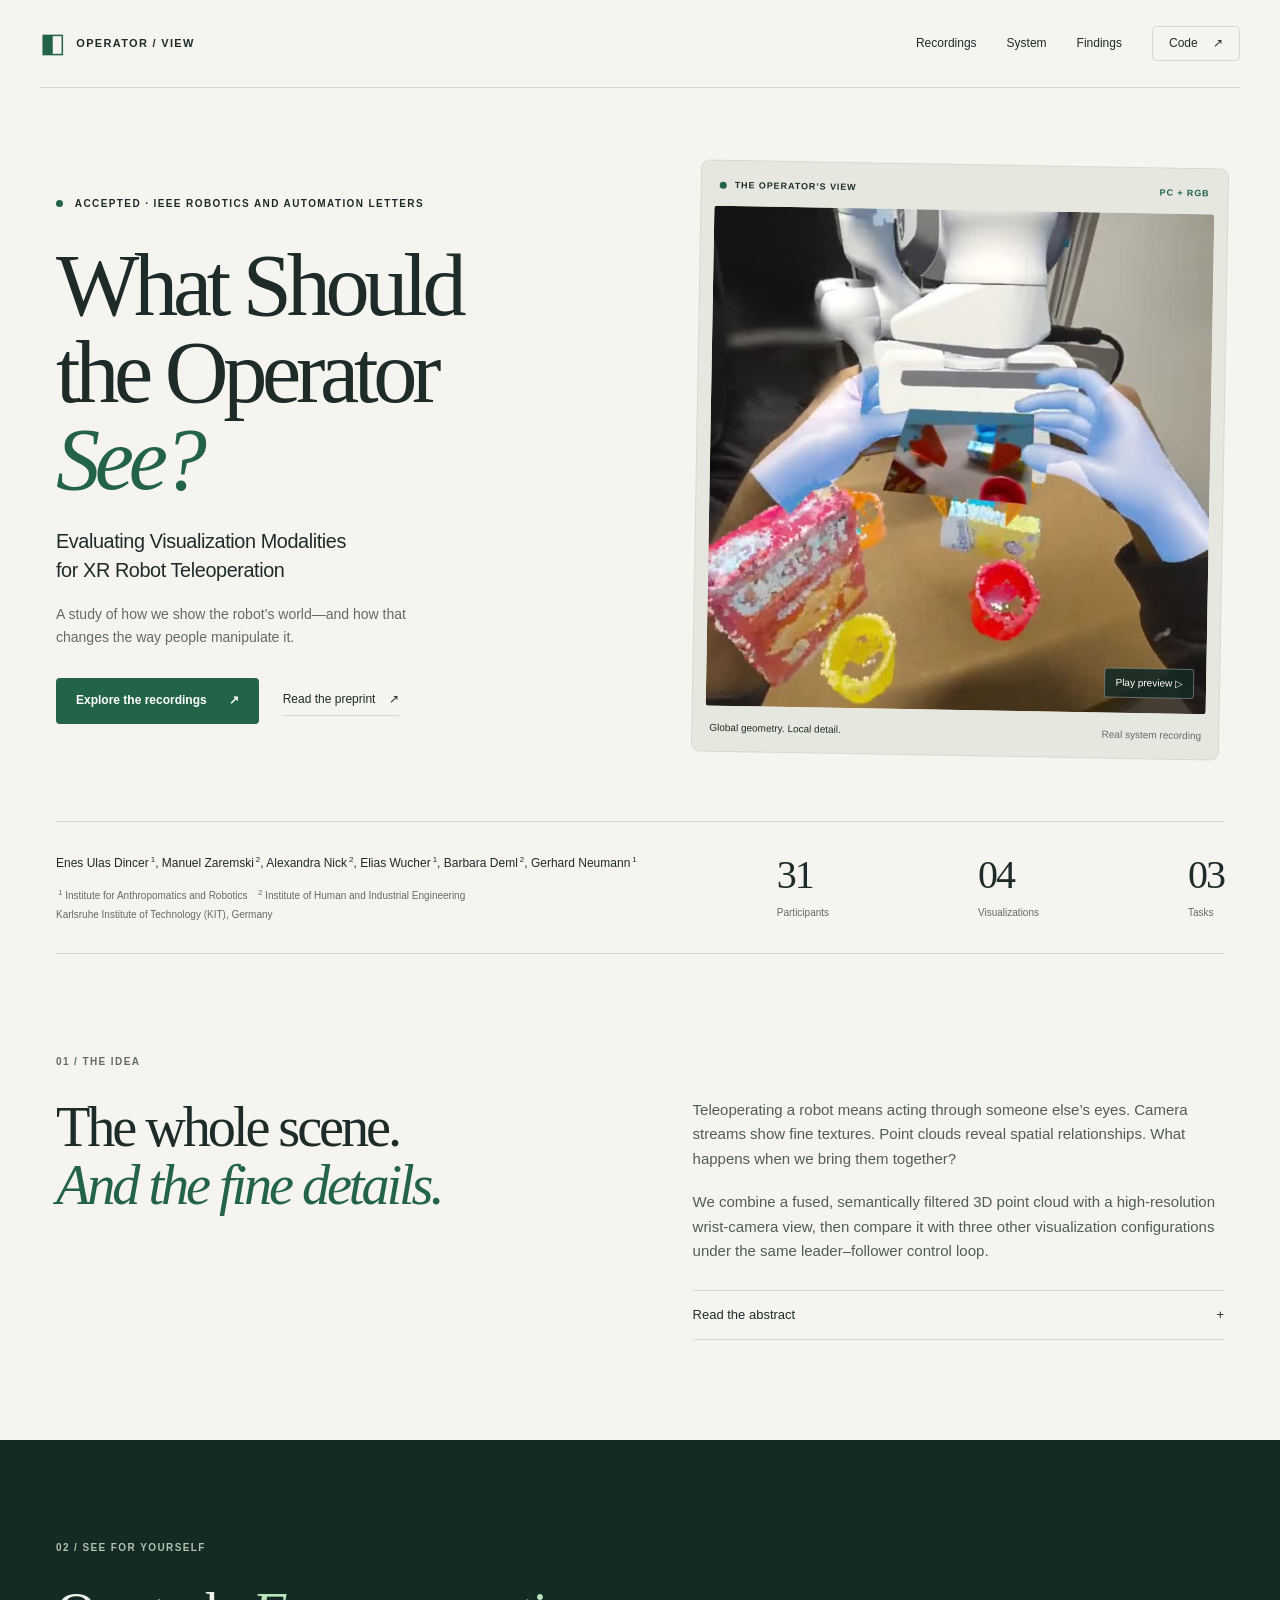
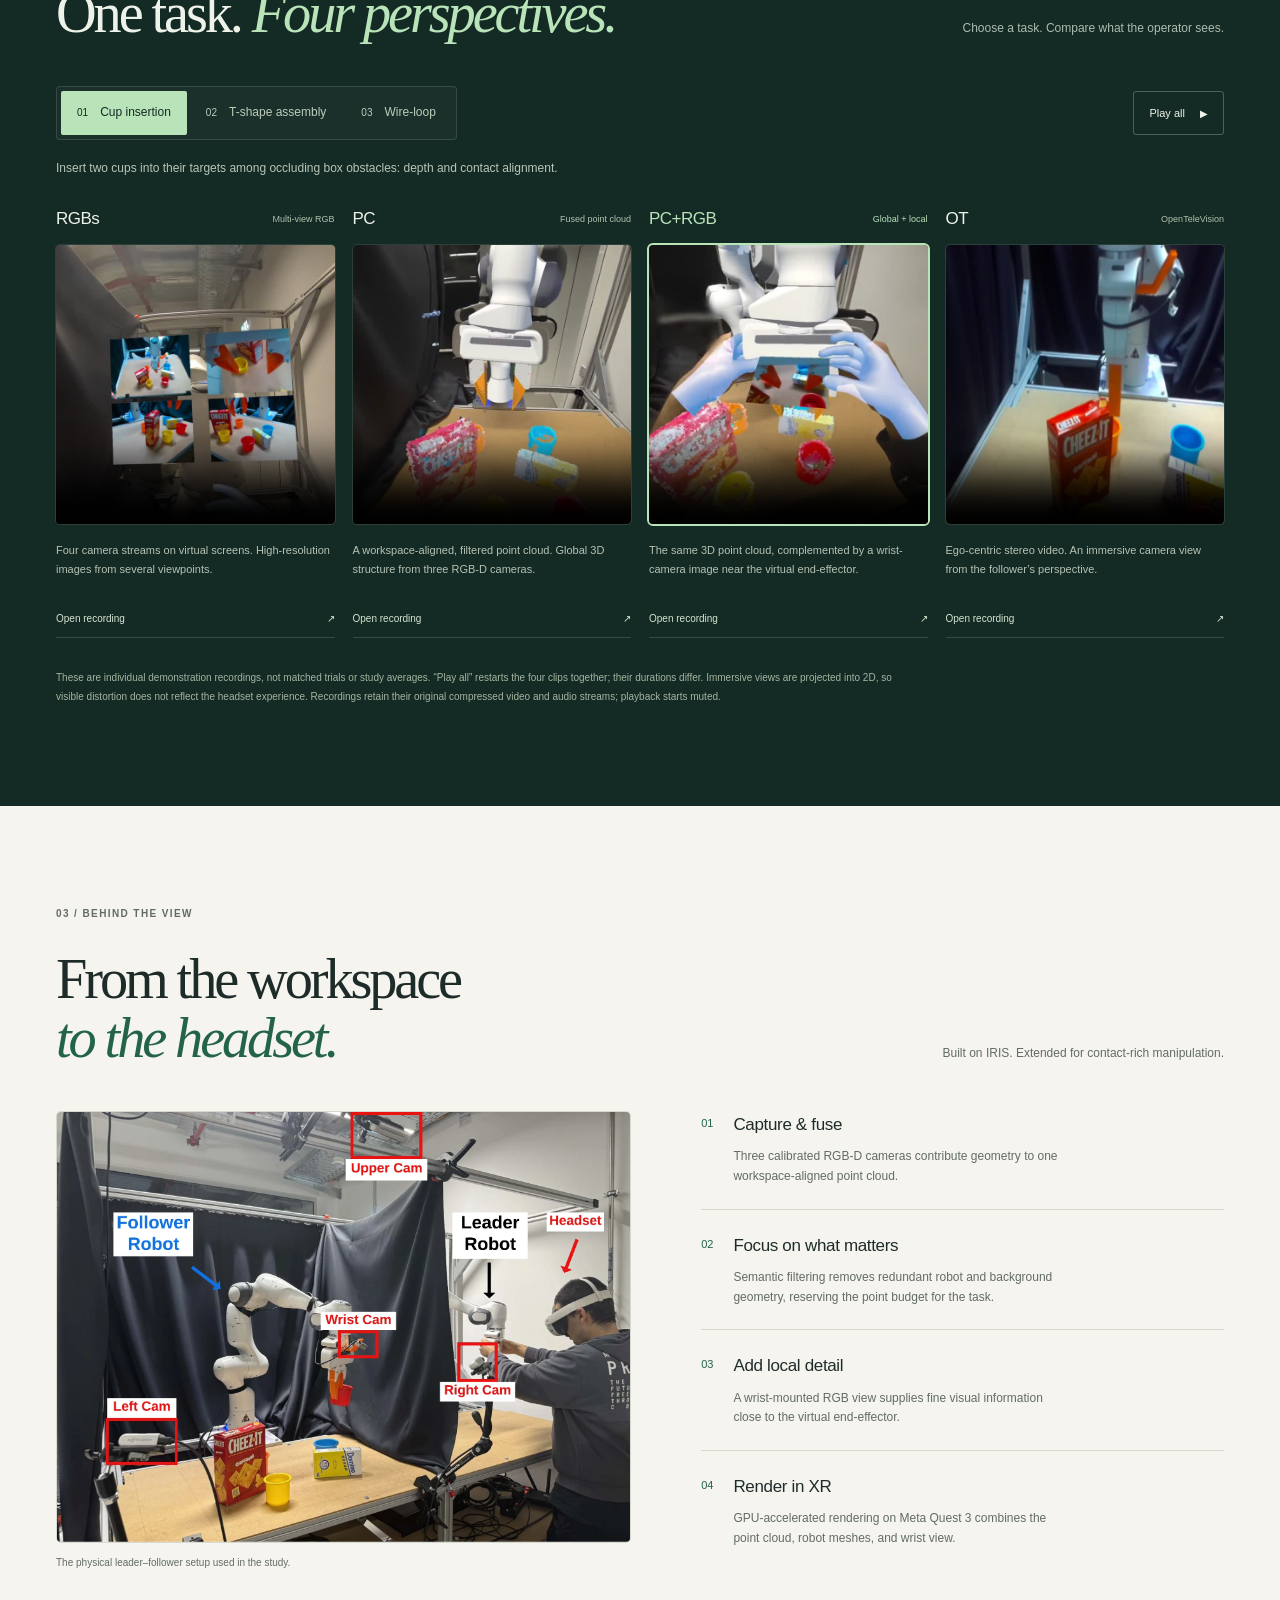
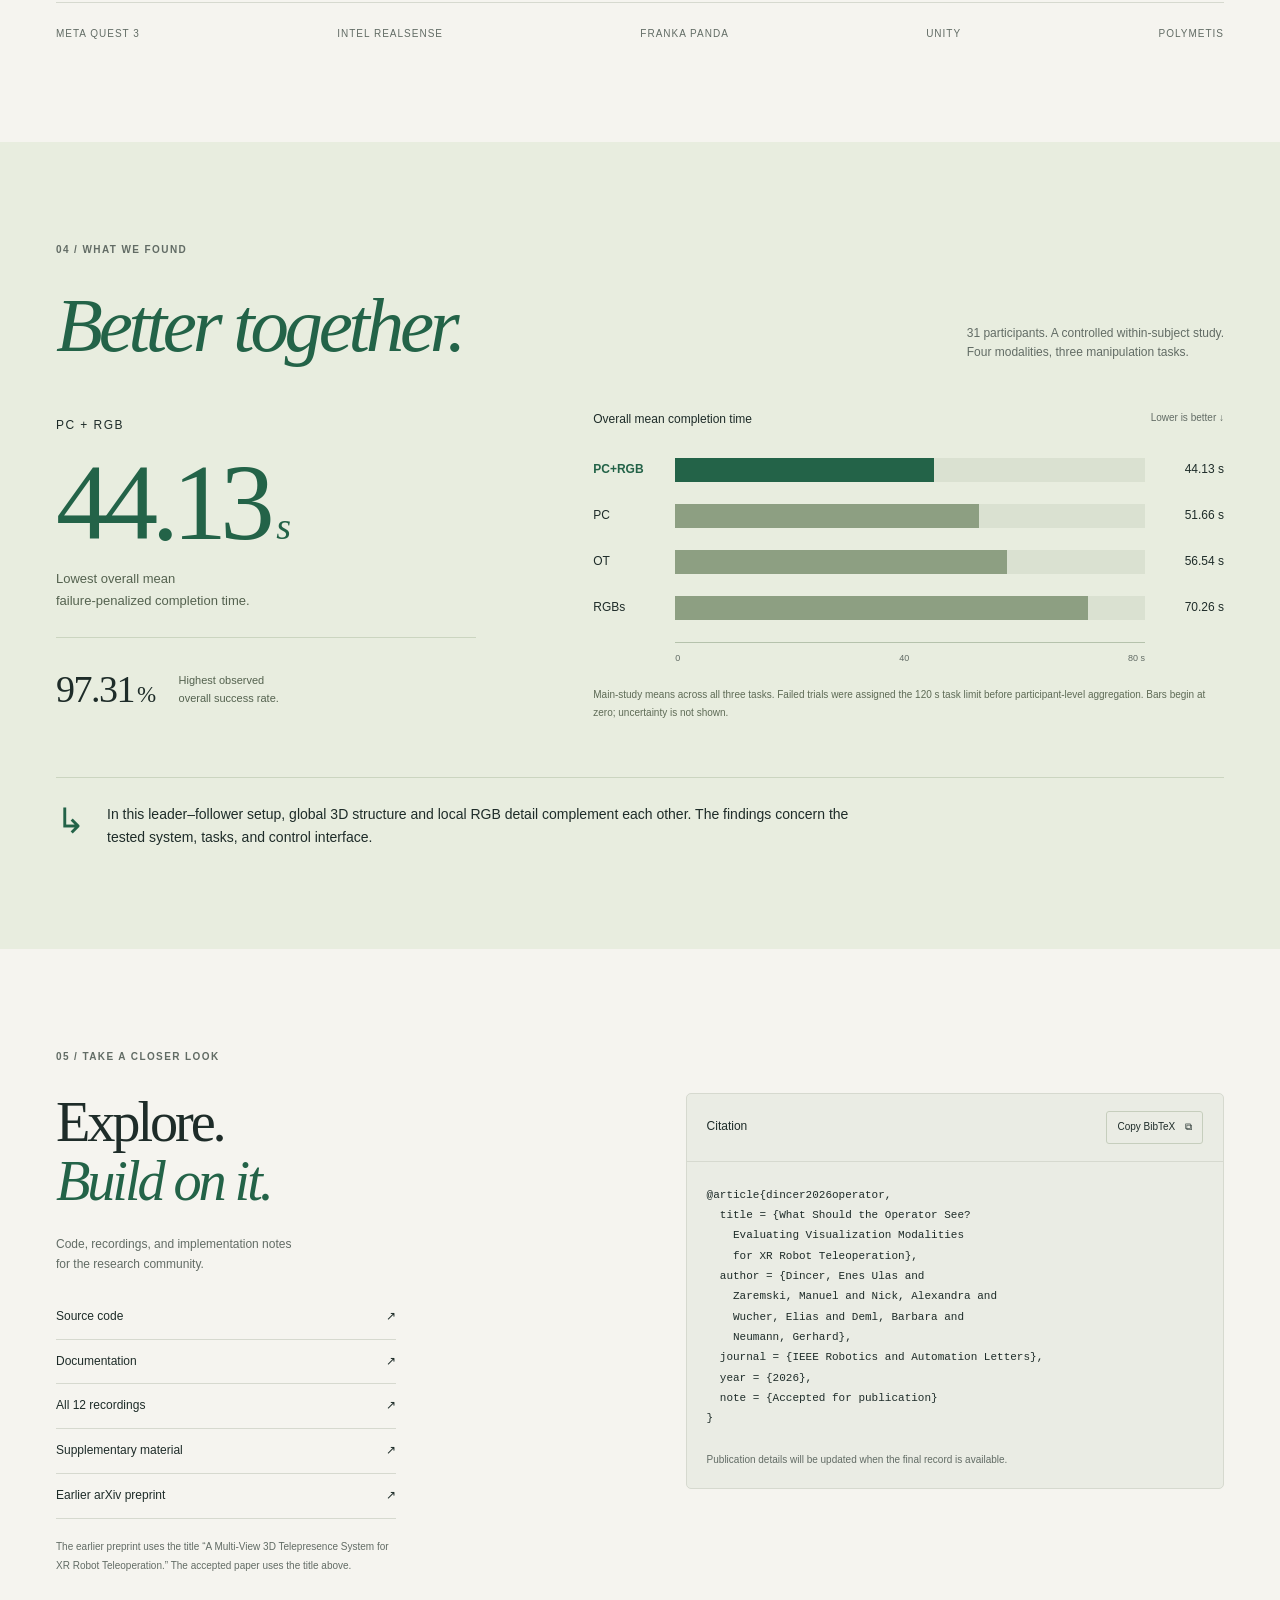
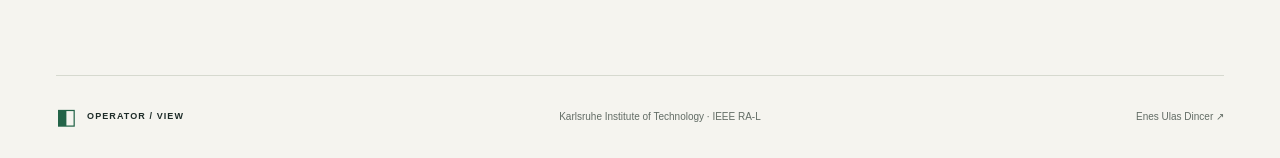
<file: docs/index.html>
<!doctype html>
<html lang="en">
<head>
  <meta charset="utf-8">
  <meta name="viewport" content="width=device-width, initial-scale=1">
  <meta name="theme-color" content="#f5f4ef">
  <title>What Should the Operator See? · IEEE RA-L</title>
  <meta name="description" content="Evaluating visualization modalities for XR robot teleoperation. An IEEE RA-L paper comparing RGB streams, point clouds, hybrid PC+RGB, and stereo video with 31 participants.">
  <link rel="canonical" href="https://enesulasdincer.github.io/What-Should-the-Operator-See/">
  <meta property="og:type" content="website">
  <meta property="og:title" content="What Should the Operator See?">
  <meta property="og:description" content="Global 3D structure meets local visual detail. Explore four XR teleoperation interfaces and twelve task recordings.">
  <meta property="og:url" content="https://enesulasdincer.github.io/What-Should-the-Operator-See/">
  <meta property="og:image" content="https://enesulasdincer.github.io/What-Should-the-Operator-See/assets/images/social-preview.jpg">
  <meta property="og:image:alt" content="Four operator views in the XR teleoperation study: RGBs, PC, PC+RGB, and OpenTeleVision.">
  <meta name="twitter:card" content="summary_large_image">
  <link rel="icon" href="assets/favicon.svg" type="image/svg+xml">
  <link rel="stylesheet" href="styles.css">
  <script src="script.js" defer></script>
</head>
<body>
  <a class="skip-link" href="#main">Skip to content</a>
  <header class="site-header">
    <a class="wordmark" href="#" aria-label="What Should the Operator See? Home"><span class="mark" aria-hidden="true">◧</span> OPERATOR / VIEW</a>
    <nav aria-label="Main navigation">
      <a href="#explore">Recordings</a>
      <a href="#system">System</a>
      <a href="#results">Findings</a>
      <a class="nav-code" href="https://github.com/EnesUlasDincer/What-Should-the-Operator-See">Code <span aria-hidden="true">↗</span></a>
    </nav>
  </header>

  <main id="main">
    <section class="hero wrap" aria-labelledby="paper-title">
      <div class="hero-copy">
        <p class="eyebrow"><span class="status-dot" aria-hidden="true"></span> Accepted · IEEE Robotics and Automation Letters</p>
        <h1 id="paper-title">What Should<br>the Operator<br><em>See?</em></h1>
        <p class="subtitle">Evaluating Visualization Modalities<br class="desktop-break"> for XR Robot Teleoperation</p>
        <p class="hero-summary">A study of how we show the robot’s world—and how that changes the way people manipulate it.</p>
        <div class="hero-actions">
          <a class="button primary" href="#explore">Explore the recordings <span aria-hidden="true">↗</span></a>
          <a class="text-link" href="https://arxiv.org/abs/2604.03730">Read the preprint <span aria-hidden="true">↗</span></a>
        </div>
      </div>
      <figure class="hero-visual">
        <div class="visual-label"><span class="status-dot" aria-hidden="true"></span> THE OPERATOR’S VIEW <span>PC + RGB</span></div>
        <video id="hero-video" muted loop playsinline autoplay preload="metadata" poster="assets/images/pc-rgb-cup-insertion.jpg" aria-label="Short preview of cup insertion using point cloud and wrist-camera RGB">
          <source src="assets/videos/hero.mp4" type="video/mp4">
        </video>
        <button id="hero-toggle" class="hero-toggle" type="button" aria-label="Pause preview">Pause preview <span aria-hidden="true">Ⅱ</span></button>
        <figcaption><span>Global geometry. Local detail.</span><span>Real system recording</span></figcaption>
      </figure>
    </section>

    <section class="paper-meta wrap" aria-label="Paper authors and study overview">
      <div class="authors">
        <p>
          <a href="https://enesulasdincer.github.io/">Enes Ulas Dincer<sup>1</sup></a>,
          <a href="https://www.ifab.kit.edu/english/287_2138.php">Manuel Zaremski<sup>2</sup></a>,
          <a href="https://www.ifab.kit.edu/english/287_2936.php">Alexandra Nick<sup>2</sup></a>,
          <span>Elias Wucher<sup>1</sup></span>,
          <a href="https://www.ifab.kit.edu/english/287_1194.php">Barbara Deml<sup>2</sup></a>,
          <a href="https://alr-kit.de/team/geri/">Gerhard Neumann<sup>1</sup></a>
        </p>
        <p class="affiliations"><sup>1</sup> Institute for Anthropomatics and Robotics &nbsp; <sup>2</sup> Institute of Human and Industrial Engineering<br>Karlsruhe Institute of Technology (KIT), Germany</p>
      </div>
      <dl class="study-stats">
        <div><dt>Participants</dt><dd>31</dd></div>
        <div><dt>Visualizations</dt><dd>04</dd></div>
        <div><dt>Tasks</dt><dd>03</dd></div>
      </dl>
    </section>

    <section class="intro wrap section-space" aria-labelledby="idea-title">
      <p class="eyebrow section-index">01 / THE IDEA</p>
      <div class="intro-grid">
        <h2 id="idea-title">The whole scene.<br><em>And the fine details.</em></h2>
        <div class="intro-text">
          <p>Teleoperating a robot means acting through someone else’s eyes. Camera streams show fine textures. Point clouds reveal spatial relationships. What happens when we bring them together?</p>
          <p>We combine a fused, semantically filtered 3D point cloud with a high-resolution wrist-camera view, then compare it with three other visualization configurations under the same leader–follower control loop.</p>
          <details class="abstract">
            <summary>Read the abstract <span aria-hidden="true">+</span></summary>
            <p>Robot teleoperation is critical for applications such as remote maintenance, fleet robotics, search and rescue, and data collection for robot learning. Recent general-purpose XR frameworks have made immersive, point-cloud-based teleoperation broadly accessible, yet a central design question remains open: what should the operator actually see? We address this question with a VR telepresence system tailored to contact-rich manipulation: geometry from three RGB-D cameras is fused into a workspace-aligned point cloud, semantic filtering concentrates the point budget of a standalone headset on task-relevant geometry, and a wrist-mounted RGB stream supplies high-resolution local detail where point-cloud fidelity is limited.</p>
            <p>In a controlled within-subject study with 31 participants, we compared multi-view RGB streams (RGBs), fused point cloud (PC), point cloud with wrist-mounted RGB (PC+RGB), and ego-centric stereo video (OpenTeleVision, OT) across cup insertion, T-shape assembly, and wire-loop placement. Failed trials were assigned the 120 s task limit in the primary completion-time analysis. PC+RGB yielded the lowest overall mean completion time (44.13 s) and the highest observed success rate (97.31%). Workload, usability, and preference results also favored the point-cloud-based configurations. These findings support combining global 3D scene structure with high-resolution local RGB detail in the tested leader–follower setup.</p>
          </details>
        </div>
      </div>
    </section>

    <section id="explore" class="explore section-space" aria-labelledby="explore-title">
      <div class="wrap">
        <div class="section-heading">
          <div><p class="eyebrow section-index">02 / SEE FOR YOURSELF</p><h2 id="explore-title">One task. <em>Four perspectives.</em></h2></div>
          <p>Choose a task. Compare what the operator sees.</p>
        </div>
        <div class="demo-toolbar">
          <div class="task-tabs" role="tablist" aria-label="Manipulation task">
            <button id="tab-cup" type="button" role="tab" aria-selected="true" aria-controls="recordings" data-task="cup-insertion">01 <span>Cup insertion</span></button>
            <button id="tab-assembly" type="button" role="tab" aria-selected="false" aria-controls="recordings" tabindex="-1" data-task="t-shape-assembly">02 <span>T-shape assembly</span></button>
            <button id="tab-wire" type="button" role="tab" aria-selected="false" aria-controls="recordings" tabindex="-1" data-task="wire-loop">03 <span>Wire-loop</span></button>
          </div>
          <button type="button" class="compare-button" id="play-all">Play all <span aria-hidden="true">▶</span></button>
        </div>
        <p id="task-description" class="task-description">Insert two cups into their targets among occluding box obstacles: depth and contact alignment.</p>
        <div id="recordings" class="video-grid" role="tabpanel" aria-labelledby="tab-cup" tabindex="0">
          <article class="modality" data-mode="rgbs">
            <div class="modality-heading"><h3>RGBs</h3><span>Multi-view RGB</span></div>
            <video controls playsinline muted preload="none" poster="assets/images/rgbs-cup-insertion.jpg" aria-label="RGBs visualization, cup insertion"><source src="assets/videos/rgbs-cup-insertion.mp4" type="video/mp4">Your browser does not support embedded video. Use the recording link below.</video>
            <p>Four camera streams on virtual screens. High-resolution images from several viewpoints.</p>
            <a class="recording-link" href="assets/videos/rgbs-cup-insertion.mp4">Open recording <span aria-hidden="true">↗</span></a>
          </article>
          <article class="modality" data-mode="pc">
            <div class="modality-heading"><h3>PC</h3><span>Fused point cloud</span></div>
            <video controls playsinline muted preload="none" poster="assets/images/pc-cup-insertion.jpg" aria-label="Point cloud visualization, cup insertion"><source src="assets/videos/pc-cup-insertion.mp4" type="video/mp4">Your browser does not support embedded video. Use the recording link below.</video>
            <p>A workspace-aligned, filtered point cloud. Global 3D structure from three RGB-D cameras.</p>
            <a class="recording-link" href="assets/videos/pc-cup-insertion.mp4">Open recording <span aria-hidden="true">↗</span></a>
          </article>
          <article class="modality featured" data-mode="pc-rgb">
            <div class="modality-heading"><h3>PC+RGB</h3><span>Global + local</span></div>
            <video controls playsinline muted preload="none" poster="assets/images/pc-rgb-cup-insertion.jpg" aria-label="Point cloud plus wrist RGB visualization, cup insertion"><source src="assets/videos/pc-rgb-cup-insertion.mp4" type="video/mp4">Your browser does not support embedded video. Use the recording link below.</video>
            <p>The same 3D point cloud, complemented by a wrist-camera image near the virtual end-effector.</p>
            <a class="recording-link" href="assets/videos/pc-rgb-cup-insertion.mp4">Open recording <span aria-hidden="true">↗</span></a>
          </article>
          <article class="modality" data-mode="ot">
            <div class="modality-heading"><h3>OT</h3><span>OpenTeleVision</span></div>
            <video controls playsinline muted preload="none" poster="assets/images/ot-cup-insertion.jpg" aria-label="OpenTeleVision stereo visualization, cup insertion"><source src="assets/videos/ot-cup-insertion.mp4" type="video/mp4">Your browser does not support embedded video. Use the recording link below.</video>
            <p>Ego-centric stereo video. An immersive camera view from the follower’s perspective.</p>
            <a class="recording-link" href="assets/videos/ot-cup-insertion.mp4">Open recording <span aria-hidden="true">↗</span></a>
          </article>
        </div>
        <p id="playback-status" class="sr-only" role="status" aria-live="polite"></p>
        <p class="recording-note">These are individual demonstration recordings, not matched trials or study averages. “Play all” restarts the four clips together; their durations differ. Immersive views are projected into 2D, so visible distortion does not reflect the headset experience. Recordings retain their original compressed video and audio streams; playback starts muted.</p>
        <noscript><p>JavaScript enables task switching. <a href="recordings.html">Browse all 12 recordings here.</a></p></noscript>
      </div>
    </section>

    <section id="system" class="system wrap section-space" aria-labelledby="system-title">
      <div class="section-heading"><div><p class="eyebrow section-index">03 / BEHIND THE VIEW</p><h2 id="system-title">From the workspace<br><em>to the headset.</em></h2></div><p>Built on IRIS. Extended for contact-rich manipulation.</p></div>
      <div class="system-grid">
        <figure class="setup-figure"><img src="assets/images/teleoperation-setup.webp" alt="Experimental setup: an operator wearing a Meta Quest 3 guides the leader Franka Panda; the follower robot works behind a curtain, observed by three static cameras and a wrist camera." loading="lazy" width="1800" height="1351"><figcaption>The physical leader–follower setup used in the study.</figcaption></figure>
        <ol class="pipeline">
          <li><span class="step-number">01</span><div><h3>Capture &amp; fuse</h3><p>Three calibrated RGB-D cameras contribute geometry to one workspace-aligned point cloud.</p></div></li>
          <li><span class="step-number">02</span><div><h3>Focus on what matters</h3><p>Semantic filtering removes redundant robot and background geometry, reserving the point budget for the task.</p></div></li>
          <li><span class="step-number">03</span><div><h3>Add local detail</h3><p>A wrist-mounted RGB view supplies fine visual information close to the virtual end-effector.</p></div></li>
          <li><span class="step-number">04</span><div><h3>Render in XR</h3><p>GPU-accelerated rendering on Meta Quest 3 combines the point cloud, robot meshes, and wrist view.</p></div></li>
        </ol>
      </div>
      <div class="system-footnote"><span>Meta Quest 3</span><span>Intel RealSense</span><span>Franka Panda</span><span>Unity</span><span>Polymetis</span></div>
    </section>

    <section id="results" class="results section-space" aria-labelledby="results-title">
      <div class="wrap">
        <div class="section-heading"><div><p class="eyebrow section-index">04 / WHAT WE FOUND</p><h2 id="results-title">Better together.</h2></div><p>31 participants. A controlled within-subject study.<br>Four modalities, three manipulation tasks.</p></div>
        <div class="results-grid">
          <div class="finding"><span class="result-label">PC + RGB</span><p class="big-number">44.13<span>s</span></p><p class="finding-description">Lowest overall mean<br>failure-penalized completion time.</p><div class="secondary-finding"><strong>97.31<span>%</span></strong><p>Highest observed<br>overall success rate.</p></div></div>
          <div class="chart">
            <h3>Overall mean completion time <span>Lower is better ↓</span></h3>
            <div class="bar-row best"><span>PC+RGB</span><div class="bar-track"><div class="bar" style="--bar-width:55.16%"></div></div><strong>44.13 s</strong></div>
            <div class="bar-row"><span>PC</span><div class="bar-track"><div class="bar" style="--bar-width:64.58%"></div></div><strong>51.66 s</strong></div>
            <div class="bar-row"><span>OT</span><div class="bar-track"><div class="bar" style="--bar-width:70.68%"></div></div><strong>56.54 s</strong></div>
            <div class="bar-row"><span>RGBs</span><div class="bar-track"><div class="bar" style="--bar-width:87.83%"></div></div><strong>70.26 s</strong></div>
            <div class="chart-axis" aria-hidden="true"><span>0</span><span>40</span><span>80 s</span></div>
            <p class="chart-note">Main-study means across all three tasks. Failed trials were assigned the 120 s task limit before participant-level aggregation. Bars begin at zero; uncertainty is not shown.</p>
          </div>
        </div>
        <div class="takeaway"><span aria-hidden="true">↳</span><p>In this leader–follower setup, <strong>global 3D structure and local RGB detail complement each other.</strong> The findings concern the tested system, tasks, and control interface.</p></div>
      </div>
    </section>

    <section id="resources" class="resources wrap section-space" aria-labelledby="resources-title">
      <p class="eyebrow section-index">05 / TAKE A CLOSER LOOK</p>
      <div class="resource-grid">
        <div><h2 id="resources-title">Explore.<br><em>Build on it.</em></h2><p>Code, recordings, and implementation notes<br>for the research community.</p><div class="resource-links"><a href="https://github.com/EnesUlasDincer/What-Should-the-Operator-See">Source code <span aria-hidden="true">↗</span></a><a href="https://github.com/EnesUlasDincer/What-Should-the-Operator-See/blob/main/Documentation/documentation.md">Documentation <span aria-hidden="true">↗</span></a><a href="recordings.html">All 12 recordings <span aria-hidden="true">↗</span></a><a href="assets/papers/supplementary-material.pdf">Supplementary material <span aria-hidden="true">↗</span></a><a href="https://arxiv.org/abs/2604.03730">Earlier arXiv preprint <span aria-hidden="true">↗</span></a></div><p class="preprint-note">The earlier preprint uses the title “A Multi-View 3D Telepresence System for XR Robot Teleoperation.” The accepted paper uses the title above.</p></div>
        <div class="citation-box"><div class="citation-heading"><h3>Citation</h3><button type="button" id="copy-citation">Copy BibTeX <span aria-hidden="true">⧉</span></button></div><pre><code id="citation">@article{dincer2026operator,
  title = {What Should the Operator See?
    Evaluating Visualization Modalities
    for XR Robot Teleoperation},
  author = {Dincer, Enes Ulas and
    Zaremski, Manuel and Nick, Alexandra and
    Wucher, Elias and Deml, Barbara and
    Neumann, Gerhard},
  journal = {IEEE Robotics and Automation Letters},
  year = {2026},
  note = {Accepted for publication}
}</code></pre><p class="citation-note">Publication details will be updated when the final record is available.</p><p id="copy-status" class="sr-only" role="status" aria-live="polite"></p></div>
      </div>
    </section>
  </main>
  <footer class="site-footer wrap"><a class="wordmark" href="#"><span class="mark" aria-hidden="true">◧</span> OPERATOR / VIEW</a><p>Karlsruhe Institute of Technology · IEEE RA-L</p><a href="https://enesulasdincer.github.io/">Enes Ulas Dincer <span aria-hidden="true">↗</span></a></footer>
</body>
</html>
</file>
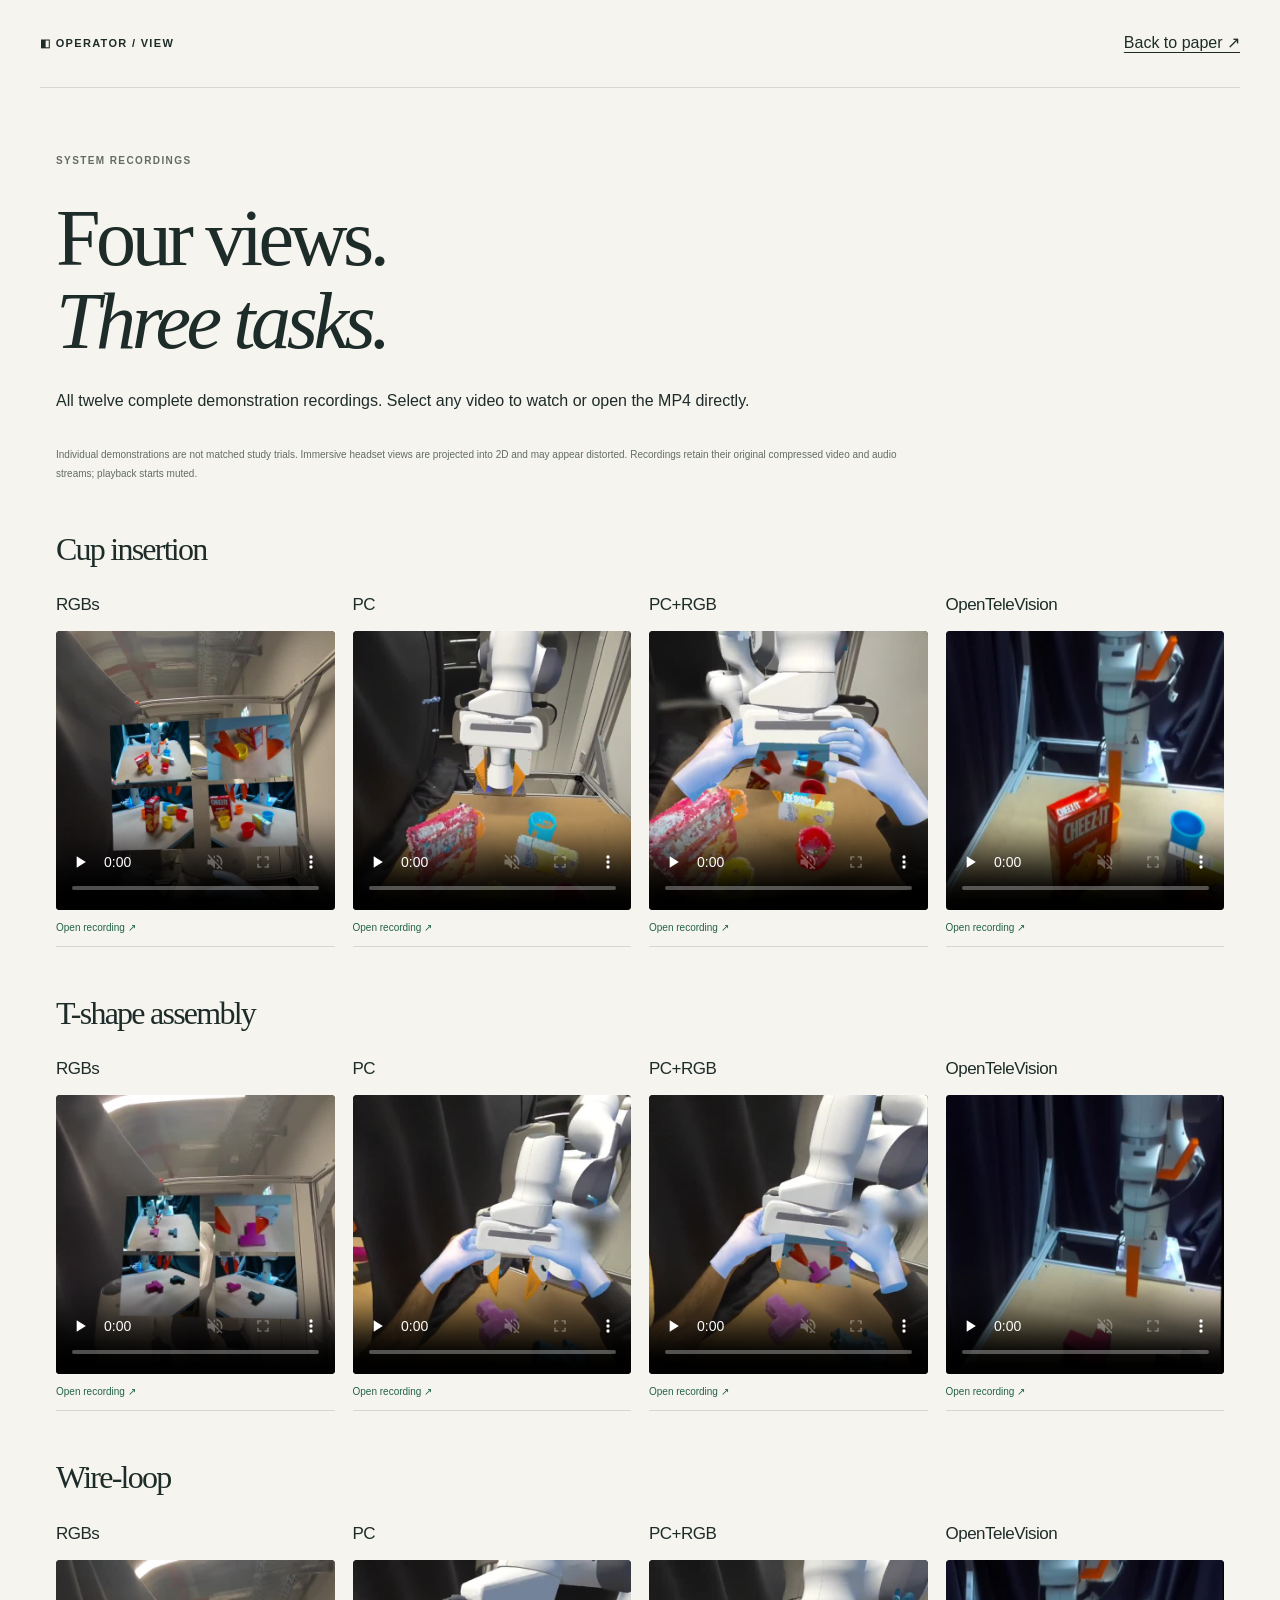
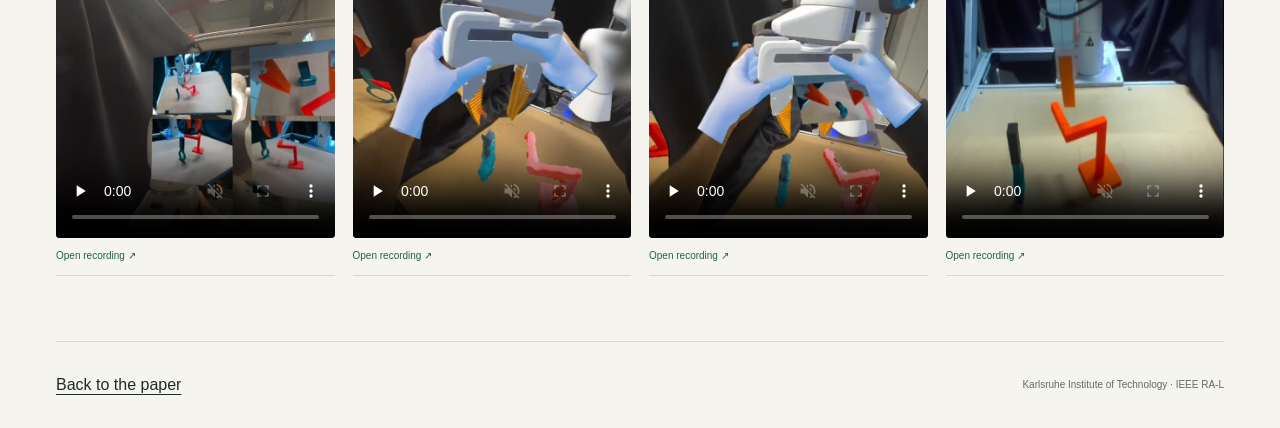
<file: docs/recordings.html>
<!doctype html><html lang="en"><head><meta charset="utf-8"><meta name="viewport" content="width=device-width,initial-scale=1"><title>All recordings · What Should the Operator See?</title><meta name="description" content="All twelve demonstration videos from the XR teleoperation visualization study."><link rel="stylesheet" href="styles.css"><link rel="icon" href="assets/favicon.svg" type="image/svg+xml"></head><body><header class="site-header"><a class="wordmark" href="index.html">◧ OPERATOR / VIEW</a><a href="index.html#explore">Back to paper ↗</a></header><main class="recordings-page wrap"><p class="eyebrow section-index">SYSTEM RECORDINGS</p><h1>Four views.<br><em>Three tasks.</em></h1><p>All twelve complete demonstration recordings. Select any video to watch or open the MP4 directly.</p><p class="recording-note">Individual demonstrations are not matched study trials. Immersive headset views are projected into 2D and may appear distorted. Recordings retain their original compressed video and audio streams; playback starts muted.</p>
<section aria-labelledby="cup-insertion"><h2 id="cup-insertion">Cup insertion</h2><div class="video-grid">
<article class="modality"><div class="modality-heading"><h3>RGBs</h3></div><video controls playsinline muted preload="none" poster="assets/images/rgbs-cup-insertion.jpg" aria-label="RGBs, Cup insertion"><source src="assets/videos/rgbs-cup-insertion.mp4" type="video/mp4"></video><a class="recording-link" href="assets/videos/rgbs-cup-insertion.mp4">Open recording ↗</a></article>
<article class="modality"><div class="modality-heading"><h3>PC</h3></div><video controls playsinline muted preload="none" poster="assets/images/pc-cup-insertion.jpg" aria-label="PC, Cup insertion"><source src="assets/videos/pc-cup-insertion.mp4" type="video/mp4"></video><a class="recording-link" href="assets/videos/pc-cup-insertion.mp4">Open recording ↗</a></article>
<article class="modality"><div class="modality-heading"><h3>PC+RGB</h3></div><video controls playsinline muted preload="none" poster="assets/images/pc-rgb-cup-insertion.jpg" aria-label="PC+RGB, Cup insertion"><source src="assets/videos/pc-rgb-cup-insertion.mp4" type="video/mp4"></video><a class="recording-link" href="assets/videos/pc-rgb-cup-insertion.mp4">Open recording ↗</a></article>
<article class="modality"><div class="modality-heading"><h3>OpenTeleVision</h3></div><video controls playsinline muted preload="none" poster="assets/images/ot-cup-insertion.jpg" aria-label="OpenTeleVision, Cup insertion"><source src="assets/videos/ot-cup-insertion.mp4" type="video/mp4"></video><a class="recording-link" href="assets/videos/ot-cup-insertion.mp4">Open recording ↗</a></article>
</div></section>
<section aria-labelledby="t-shape-assembly"><h2 id="t-shape-assembly">T-shape assembly</h2><div class="video-grid">
<article class="modality"><div class="modality-heading"><h3>RGBs</h3></div><video controls playsinline muted preload="none" poster="assets/images/rgbs-t-shape-assembly.jpg" aria-label="RGBs, T-shape assembly"><source src="assets/videos/rgbs-t-shape-assembly.mp4" type="video/mp4"></video><a class="recording-link" href="assets/videos/rgbs-t-shape-assembly.mp4">Open recording ↗</a></article>
<article class="modality"><div class="modality-heading"><h3>PC</h3></div><video controls playsinline muted preload="none" poster="assets/images/pc-t-shape-assembly.jpg" aria-label="PC, T-shape assembly"><source src="assets/videos/pc-t-shape-assembly.mp4" type="video/mp4"></video><a class="recording-link" href="assets/videos/pc-t-shape-assembly.mp4">Open recording ↗</a></article>
<article class="modality"><div class="modality-heading"><h3>PC+RGB</h3></div><video controls playsinline muted preload="none" poster="assets/images/pc-rgb-t-shape-assembly.jpg" aria-label="PC+RGB, T-shape assembly"><source src="assets/videos/pc-rgb-t-shape-assembly.mp4" type="video/mp4"></video><a class="recording-link" href="assets/videos/pc-rgb-t-shape-assembly.mp4">Open recording ↗</a></article>
<article class="modality"><div class="modality-heading"><h3>OpenTeleVision</h3></div><video controls playsinline muted preload="none" poster="assets/images/ot-t-shape-assembly.jpg" aria-label="OpenTeleVision, T-shape assembly"><source src="assets/videos/ot-t-shape-assembly.mp4" type="video/mp4"></video><a class="recording-link" href="assets/videos/ot-t-shape-assembly.mp4">Open recording ↗</a></article>
</div></section>
<section aria-labelledby="wire-loop"><h2 id="wire-loop">Wire-loop</h2><div class="video-grid">
<article class="modality"><div class="modality-heading"><h3>RGBs</h3></div><video controls playsinline muted preload="none" poster="assets/images/rgbs-wire-loop.jpg" aria-label="RGBs, Wire-loop"><source src="assets/videos/rgbs-wire-loop.mp4" type="video/mp4"></video><a class="recording-link" href="assets/videos/rgbs-wire-loop.mp4">Open recording ↗</a></article>
<article class="modality"><div class="modality-heading"><h3>PC</h3></div><video controls playsinline muted preload="none" poster="assets/images/pc-wire-loop.jpg" aria-label="PC, Wire-loop"><source src="assets/videos/pc-wire-loop.mp4" type="video/mp4"></video><a class="recording-link" href="assets/videos/pc-wire-loop.mp4">Open recording ↗</a></article>
<article class="modality"><div class="modality-heading"><h3>PC+RGB</h3></div><video controls playsinline muted preload="none" poster="assets/images/pc-rgb-wire-loop.jpg" aria-label="PC+RGB, Wire-loop"><source src="assets/videos/pc-rgb-wire-loop.mp4" type="video/mp4"></video><a class="recording-link" href="assets/videos/pc-rgb-wire-loop.mp4">Open recording ↗</a></article>
<article class="modality"><div class="modality-heading"><h3>OpenTeleVision</h3></div><video controls playsinline muted preload="none" poster="assets/images/ot-wire-loop.jpg" aria-label="OpenTeleVision, Wire-loop"><source src="assets/videos/ot-wire-loop.mp4" type="video/mp4"></video><a class="recording-link" href="assets/videos/ot-wire-loop.mp4">Open recording ↗</a></article>
</div></section>
</main><footer class="site-footer wrap"><a href="index.html">Back to the paper</a><p>Karlsruhe Institute of Technology · IEEE RA-L</p></footer></body></html>
</file>
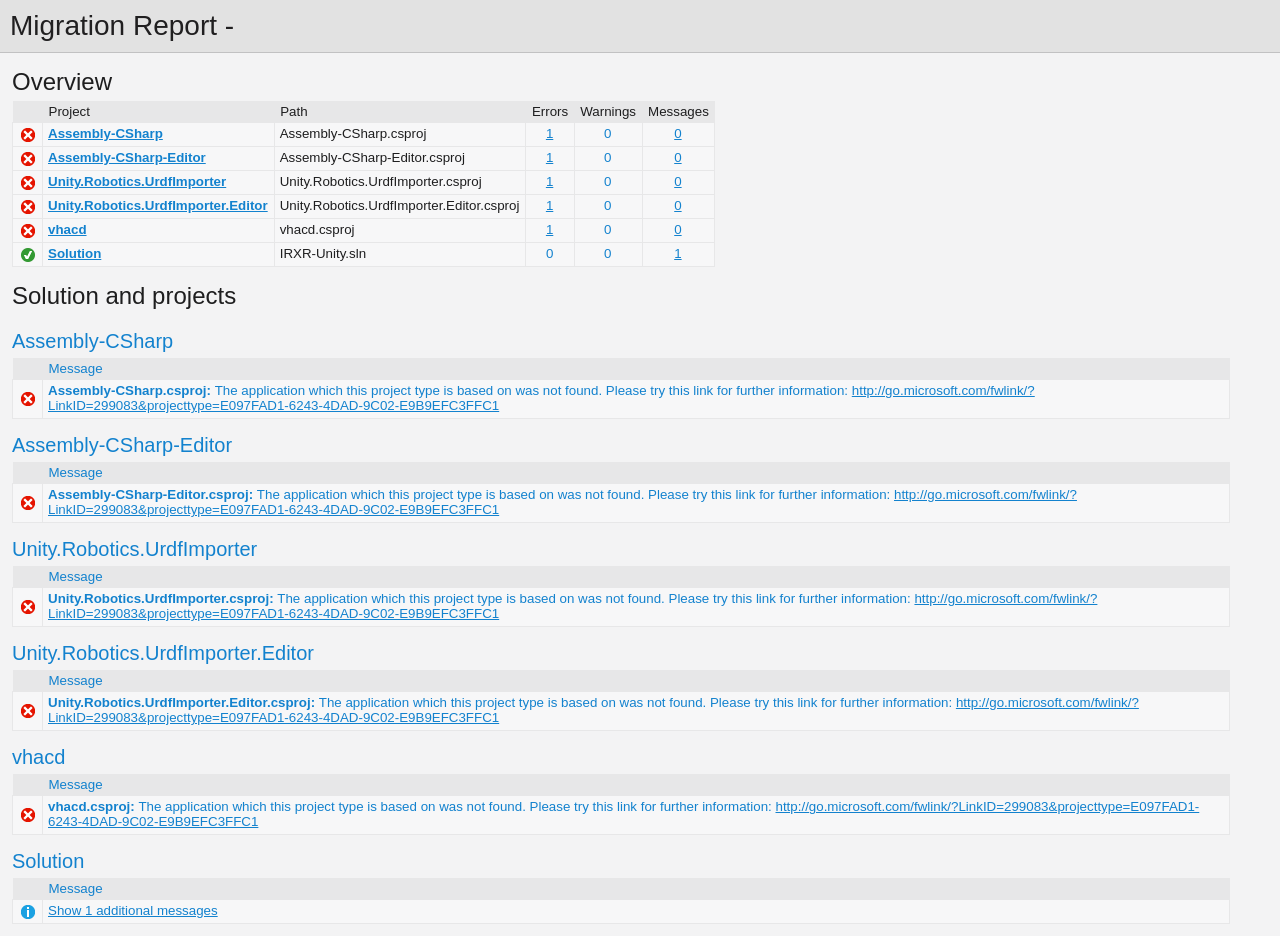
<file: UnityProjects/PC+RGB/UpgradeLog.htm>
﻿<!DOCTYPE html>
<!-- saved from url=(0014)about:internet -->
 <html xmlns:msxsl="urn:schemas-microsoft-com:xslt"><head><meta content="en-us" http-equiv="Content-Language" /><meta content="text/html; charset=utf-16" http-equiv="Content-Type" /><title _locID="ConversionReport0">
          Migration Report
        </title><style> 
                    /* Body style, for the entire document */
                    body
                    {
                        background: #F3F3F4;
                        color: #1E1E1F;
                        font-family: "Segoe UI", Tahoma, Geneva, Verdana, sans-serif;
                        padding: 0;
                        margin: 0;
                    }

                    /* Header1 style, used for the main title */
                    h1
                    {
                        padding: 10px 0px 10px 10px;
                        font-size: 21pt;
                        background-color: #E2E2E2;
                        border-bottom: 1px #C1C1C2 solid; 
                        color: #201F20;
                        margin: 0;
                        font-weight: normal;
                    }

                    /* Header2 style, used for "Overview" and other sections */
                    h2
                    {
                        font-size: 18pt;
                        font-weight: normal;
                        padding: 15px 0 5px 0;
                        margin: 0;
                    }

                    /* Header3 style, used for sub-sections, such as project name */
                    h3
                    {
                        font-weight: normal;
                        font-size: 15pt;
                        margin: 0;
                        padding: 15px 0 5px 0;
                        background-color: transparent;
                    }

                    /* Color all hyperlinks one color */
                    a
                    {
                        color: #1382CE;
                    }

                    /* Table styles */ 
                    table
                    {
                        border-spacing: 0 0;
                        border-collapse: collapse;
                        font-size: 10pt;
                    }

                    table th
                    {
                        background: #E7E7E8;
                        text-align: left;
                        text-decoration: none;
                        font-weight: normal;
                        padding: 3px 6px 3px 6px;
                    }

                    table td
                    {
                        vertical-align: top;
                        padding: 3px 6px 5px 5px;
                        margin: 0px;
                        border: 1px solid #E7E7E8;
                        background: #F7F7F8;
                    }

                    /* Local link is a style for hyperlinks that link to file:/// content, there are lots so color them as 'normal' text until the user mouse overs */
                    .localLink
                    {
                        color: #1E1E1F;
                        background: #EEEEED;
                        text-decoration: none;
                    }

                    .localLink:hover
                    {
                        color: #1382CE;
                        background: #FFFF99;
                        text-decoration: none;
                    }

                    /* Center text, used in the over views cells that contain message level counts */ 
                    .textCentered
                    {
                        text-align: center;
                    }

                    /* The message cells in message tables should take up all avaliable space */
                    .messageCell
                    {
                        width: 100%;
                    }

                    /* Padding around the content after the h1 */ 
                    #content 
                    {
	                    padding: 0px 12px 12px 12px; 
                    }

                    /* The overview table expands to width, with a max width of 97% */ 
                    #overview table
                    {
                        width: auto;
                        max-width: 75%; 
                    }

                    /* The messages tables are always 97% width */
                    #messages table
                    {
                        width: 97%;
                    }

                    /* All Icons */
                    .IconSuccessEncoded, .IconInfoEncoded, .IconWarningEncoded, .IconErrorEncoded
                    {
                        min-width:18px;
                        min-height:18px; 
                        background-repeat:no-repeat;
                        background-position:center;
                    }

                    /* Success icon encoded */
                    .IconSuccessEncoded
                    {
                        /* Note: Do not delete the comment below. It is used to verify the correctness of the encoded image resource below before the product is released */
                        /* [---XsltValidateInternal-Base64EncodedImage:IconSuccess#Begin#background-image: url(data:image/png;base64,#Separator#);#End#] */
                        background-image: url([data-uri]);
                    }

                    /* Information icon encoded */
                    .IconInfoEncoded
                    {
                        /* Note: Do not delete the comment below. It is used to verify the correctness of the encoded image resource below before the product is released */
                        /* [---XsltValidateInternal-Base64EncodedImage:IconInformation#Begin#background-image: url(data:image/png;base64,#Separator#);#End#] */
                        background-image: url([data-uri]);
                    }

                    /* Warning icon encoded */
                    .IconWarningEncoded
                    {
                        /* Note: Do not delete the comment below. It is used to verify the correctness of the encoded image resource below before the product is released */
                        /* [---XsltValidateInternal-Base64EncodedImage:IconWarning#Begin#background-image: url(data:image/png;base64,#Separator#);#End#] */
                        background-image: url([data-uri]);
                    }

                    /* Error icon encoded */
                    .IconErrorEncoded
                    {
                        /* Note: Do not delete the comment below. It is used to verify the correctness of the encoded image resource below before the product is released */
                        /* [---XsltValidateInternal-Base64EncodedImage:IconError#Begin#background-image: url(data:image/png;base64,#Separator#);#End#] */
                        background-image: url([data-uri]);
                    }
                 </style><script type="text/javascript" language="javascript"> 
          
            // Startup 
            // Hook up the the loaded event for the document/window, to linkify the document content
            var startupFunction = function() { linkifyElement("messages"); };
            
            if(window.attachEvent)
            {
              window.attachEvent('onload', startupFunction);
            }
            else if (window.addEventListener) 
            {
              window.addEventListener('load', startupFunction, false);
            }
            else 
            {
              document.addEventListener('load', startupFunction, false);
            } 
            
            // Toggles the visibility of table rows with the specified name 
            function toggleTableRowsByName(name)
            {
               var allRows = document.getElementsByTagName('tr');
               for (i=0; i < allRows.length; i++)
               {
                  var currentName = allRows[i].getAttribute('name');
                  if(!!currentName && currentName.indexOf(name) == 0)
                  {
                      var isVisible = allRows[i].style.display == ''; 
                      isVisible ? allRows[i].style.display = 'none' : allRows[i].style.display = '';
                  }
               }
            }
            
            function scrollToFirstVisibleRow(name) 
            {
               var allRows = document.getElementsByTagName('tr');
               for (i=0; i < allRows.length; i++)
               {
                  var currentName = allRows[i].getAttribute('name');
                  var isVisible = allRows[i].style.display == ''; 
                  if(!!currentName && currentName.indexOf(name) == 0 && isVisible)
                  {
                     allRows[i].scrollIntoView(true); 
                     return true; 
                  }
               }
               
               return false;
            }
            
            // Linkifies the specified text content, replaces candidate links with html links 
            function linkify(text)
            {
                 if(!text || 0 === text.length)
                 {
                     return text; 
                 }

                 // Find http, https and ftp links and replace them with hyper links 
                 var urlLink = /(http|https|ftp)\:\/\/[a-zA-Z0-9\-\.]+(:[a-zA-Z0-9]*)?\/?([a-zA-Z0-9\-\._\?\,\/\\\+&%\$#\=~;\{\}])*/gi;
                 
                 return text.replace(urlLink, '<a href="$&">$&</a>') ;
            }
            
            // Linkifies the specified element by ID
            function linkifyElement(id)
            {
                var element = document.getElementById(id);
                if(!!element)
                {
                  element.innerHTML = linkify(element.innerHTML); 
                }
            }
            
            function ToggleMessageVisibility(projectName)
            {
              if(!projectName || 0 === projectName.length)
              {
                return; 
              }
              
              toggleTableRowsByName("MessageRowClass" + projectName);
              toggleTableRowsByName('MessageRowHeaderShow' + projectName);
              toggleTableRowsByName('MessageRowHeaderHide' + projectName); 
            }
            
            function ScrollToFirstVisibleMessage(projectName)
            {
              if(!projectName || 0 === projectName.length)
              {
                return; 
              }
              
              // First try the 'Show messages' row
              if(!scrollToFirstVisibleRow('MessageRowHeaderShow' + projectName))
              {
                // Failed to find a visible row for 'Show messages', try an actual message row 
                scrollToFirstVisibleRow('MessageRowClass' + projectName); 
              }
            }
           </script></head><body><h1 _locID="ConversionReport">
          Migration Report - </h1><div id="content"><h2 _locID="OverviewTitle">Overview</h2><div id="overview"><table><tr><th></th><th _locID="ProjectTableHeader">Project</th><th _locID="PathTableHeader">Path</th><th _locID="ErrorsTableHeader">Errors</th><th _locID="WarningsTableHeader">Warnings</th><th _locID="MessagesTableHeader">Messages</th></tr><tr><td class="IconErrorEncoded" /><td><strong><a href="#Assembly-CSharp">Assembly-CSharp</a></strong></td><td>Assembly-CSharp.csproj</td><td class="textCentered"><a href="#Assembly-CSharpError">1</a></td><td class="textCentered"><a>0</a></td><td class="textCentered"><a href="#">0</a></td></tr><tr><td class="IconErrorEncoded" /><td><strong><a href="#Assembly-CSharp-Editor">Assembly-CSharp-Editor</a></strong></td><td>Assembly-CSharp-Editor.csproj</td><td class="textCentered"><a href="#Assembly-CSharp-EditorError">1</a></td><td class="textCentered"><a>0</a></td><td class="textCentered"><a href="#">0</a></td></tr><tr><td class="IconErrorEncoded" /><td><strong><a href="#Unity.Robotics.UrdfImporter">Unity.Robotics.UrdfImporter</a></strong></td><td>Unity.Robotics.UrdfImporter.csproj</td><td class="textCentered"><a href="#Unity.Robotics.UrdfImporterError">1</a></td><td class="textCentered"><a>0</a></td><td class="textCentered"><a href="#">0</a></td></tr><tr><td class="IconErrorEncoded" /><td><strong><a href="#Unity.Robotics.UrdfImporter.Editor">Unity.Robotics.UrdfImporter.Editor</a></strong></td><td>Unity.Robotics.UrdfImporter.Editor.csproj</td><td class="textCentered"><a href="#Unity.Robotics.UrdfImporter.EditorError">1</a></td><td class="textCentered"><a>0</a></td><td class="textCentered"><a href="#">0</a></td></tr><tr><td class="IconErrorEncoded" /><td><strong><a href="#vhacd">vhacd</a></strong></td><td>vhacd.csproj</td><td class="textCentered"><a href="#vhacdError">1</a></td><td class="textCentered"><a>0</a></td><td class="textCentered"><a href="#">0</a></td></tr><tr><td class="IconSuccessEncoded" /><td><strong><a href="#Solution"><span _locID="OverviewSolutionSpan">Solution</span></a></strong></td><td>IRXR-Unity.sln</td><td class="textCentered"><a>0</a></td><td class="textCentered"><a>0</a></td><td class="textCentered"><a href="#" onclick="ScrollToFirstVisibleMessage('Solution'); return false;">1</a></td></tr></table></div><h2 _locID="SolutionAndProjectsTitle">Solution and projects</h2><div id="messages"><a name="Assembly-CSharp" /><h3>Assembly-CSharp</h3><table><tr id="Assembly-CSharpHeaderRow"><th></th><th class="messageCell" _locID="MessageTableHeader">Message</th></tr><tr name="ErrorRowClassAssembly-CSharp"><td class="IconErrorEncoded"><a name="Assembly-CSharpError" /></td><td class="messageCell"><strong>Assembly-CSharp.csproj:
        </strong><span>The application which this project type is based on was not found. Please try this link for further information: http://go.microsoft.com/fwlink/?LinkID=299083&amp;projecttype=E097FAD1-6243-4DAD-9C02-E9B9EFC3FFC1</span></td></tr></table><a name="Assembly-CSharp-Editor" /><h3>Assembly-CSharp-Editor</h3><table><tr id="Assembly-CSharp-EditorHeaderRow"><th></th><th class="messageCell" _locID="MessageTableHeader">Message</th></tr><tr name="ErrorRowClassAssembly-CSharp-Editor"><td class="IconErrorEncoded"><a name="Assembly-CSharp-EditorError" /></td><td class="messageCell"><strong>Assembly-CSharp-Editor.csproj:
        </strong><span>The application which this project type is based on was not found. Please try this link for further information: http://go.microsoft.com/fwlink/?LinkID=299083&amp;projecttype=E097FAD1-6243-4DAD-9C02-E9B9EFC3FFC1</span></td></tr></table><a name="Unity.Robotics.UrdfImporter" /><h3>Unity.Robotics.UrdfImporter</h3><table><tr id="Unity.Robotics.UrdfImporterHeaderRow"><th></th><th class="messageCell" _locID="MessageTableHeader">Message</th></tr><tr name="ErrorRowClassUnity.Robotics.UrdfImporter"><td class="IconErrorEncoded"><a name="Unity.Robotics.UrdfImporterError" /></td><td class="messageCell"><strong>Unity.Robotics.UrdfImporter.csproj:
        </strong><span>The application which this project type is based on was not found. Please try this link for further information: http://go.microsoft.com/fwlink/?LinkID=299083&amp;projecttype=E097FAD1-6243-4DAD-9C02-E9B9EFC3FFC1</span></td></tr></table><a name="Unity.Robotics.UrdfImporter.Editor" /><h3>Unity.Robotics.UrdfImporter.Editor</h3><table><tr id="Unity.Robotics.UrdfImporter.EditorHeaderRow"><th></th><th class="messageCell" _locID="MessageTableHeader">Message</th></tr><tr name="ErrorRowClassUnity.Robotics.UrdfImporter.Editor"><td class="IconErrorEncoded"><a name="Unity.Robotics.UrdfImporter.EditorError" /></td><td class="messageCell"><strong>Unity.Robotics.UrdfImporter.Editor.csproj:
        </strong><span>The application which this project type is based on was not found. Please try this link for further information: http://go.microsoft.com/fwlink/?LinkID=299083&amp;projecttype=E097FAD1-6243-4DAD-9C02-E9B9EFC3FFC1</span></td></tr></table><a name="vhacd" /><h3>vhacd</h3><table><tr id="vhacdHeaderRow"><th></th><th class="messageCell" _locID="MessageTableHeader">Message</th></tr><tr name="ErrorRowClassvhacd"><td class="IconErrorEncoded"><a name="vhacdError" /></td><td class="messageCell"><strong>vhacd.csproj:
        </strong><span>The application which this project type is based on was not found. Please try this link for further information: http://go.microsoft.com/fwlink/?LinkID=299083&amp;projecttype=E097FAD1-6243-4DAD-9C02-E9B9EFC3FFC1</span></td></tr></table><a name="Solution" /><h3 _locID="ProjectDisplayNameHeader">Solution</h3><table><tr id="SolutionHeaderRow"><th></th><th class="messageCell" _locID="MessageTableHeader">Message</th></tr><tr name="MessageRowHeaderShowSolution"><td class="IconInfoEncoded" /><td class="messageCell"><a _locID="ShowAdditionalMessages" href="#" name="SolutionMessage" onclick="ToggleMessageVisibility('Solution'); return false;">
          Show 1 additional messages
        </a></td></tr><tr name="MessageRowClassSolution" style="display: none"><td class="IconInfoEncoded"><a name="SolutionMessage" /></td><td class="messageCell"><strong>IRXR-Unity.sln:
        </strong><span>The solution file does not require migration.</span></td></tr><tr style="display: none" name="MessageRowHeaderHideSolution"><td class="IconInfoEncoded" /><td class="messageCell"><a _locID="HideAdditionalMessages" href="#" name="SolutionMessage" onclick="ToggleMessageVisibility('Solution'); return false;">
          Hide 1 additional messages
        </a></td></tr></table></div></div></body></html>
</file>
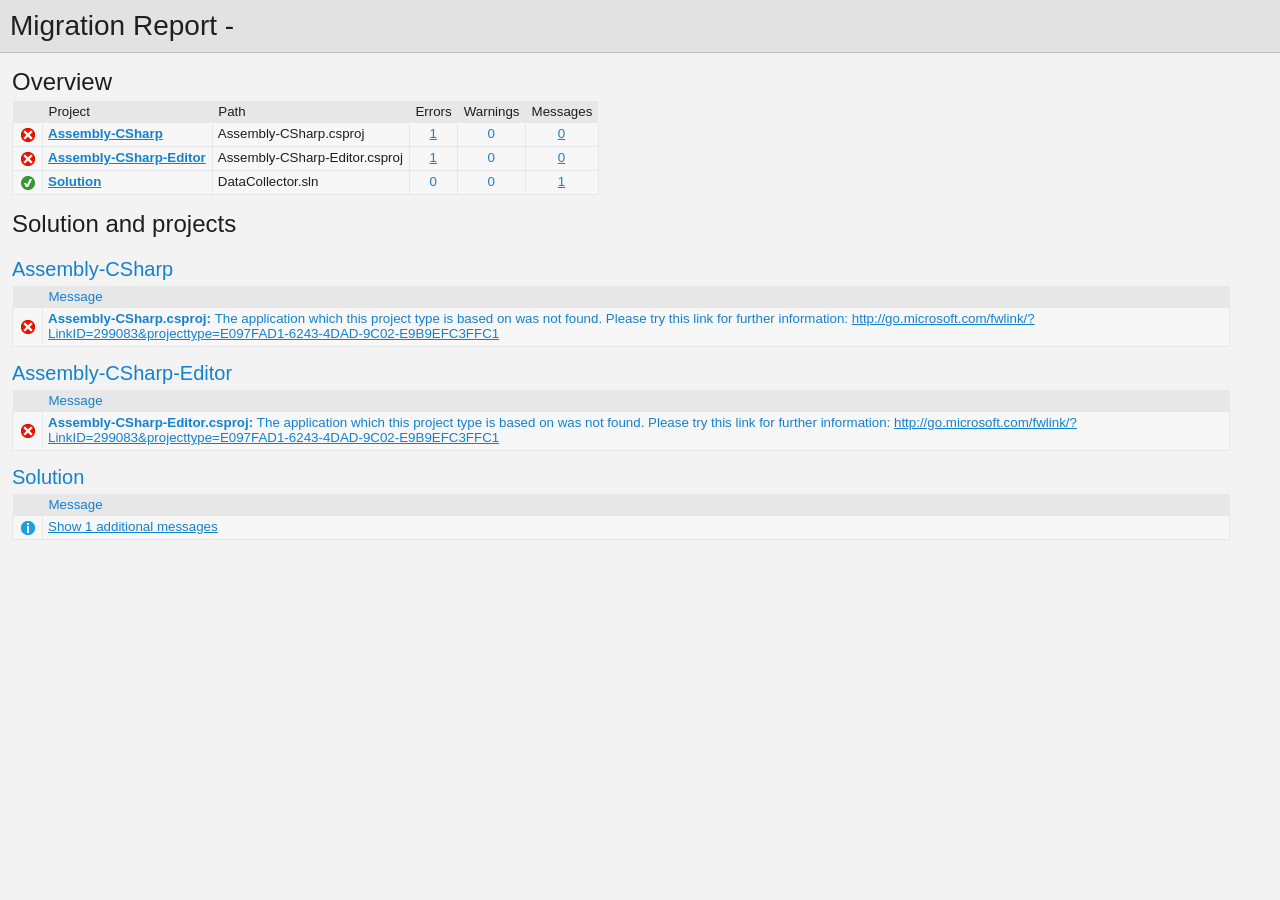
<file: UnityProjects/PC+RGB/UpgradeLog2.htm>
﻿<!DOCTYPE html>
<!-- saved from url=(0014)about:internet -->
 <html xmlns:msxsl="urn:schemas-microsoft-com:xslt"><head><meta content="en-us" http-equiv="Content-Language" /><meta content="text/html; charset=utf-16" http-equiv="Content-Type" /><title _locID="ConversionReport0">
          Migration Report
        </title><style> 
                    /* Body style, for the entire document */
                    body
                    {
                        background: #F3F3F4;
                        color: #1E1E1F;
                        font-family: "Segoe UI", Tahoma, Geneva, Verdana, sans-serif;
                        padding: 0;
                        margin: 0;
                    }

                    /* Header1 style, used for the main title */
                    h1
                    {
                        padding: 10px 0px 10px 10px;
                        font-size: 21pt;
                        background-color: #E2E2E2;
                        border-bottom: 1px #C1C1C2 solid; 
                        color: #201F20;
                        margin: 0;
                        font-weight: normal;
                    }

                    /* Header2 style, used for "Overview" and other sections */
                    h2
                    {
                        font-size: 18pt;
                        font-weight: normal;
                        padding: 15px 0 5px 0;
                        margin: 0;
                    }

                    /* Header3 style, used for sub-sections, such as project name */
                    h3
                    {
                        font-weight: normal;
                        font-size: 15pt;
                        margin: 0;
                        padding: 15px 0 5px 0;
                        background-color: transparent;
                    }

                    /* Color all hyperlinks one color */
                    a
                    {
                        color: #1382CE;
                    }

                    /* Table styles */ 
                    table
                    {
                        border-spacing: 0 0;
                        border-collapse: collapse;
                        font-size: 10pt;
                    }

                    table th
                    {
                        background: #E7E7E8;
                        text-align: left;
                        text-decoration: none;
                        font-weight: normal;
                        padding: 3px 6px 3px 6px;
                    }

                    table td
                    {
                        vertical-align: top;
                        padding: 3px 6px 5px 5px;
                        margin: 0px;
                        border: 1px solid #E7E7E8;
                        background: #F7F7F8;
                    }

                    /* Local link is a style for hyperlinks that link to file:/// content, there are lots so color them as 'normal' text until the user mouse overs */
                    .localLink
                    {
                        color: #1E1E1F;
                        background: #EEEEED;
                        text-decoration: none;
                    }

                    .localLink:hover
                    {
                        color: #1382CE;
                        background: #FFFF99;
                        text-decoration: none;
                    }

                    /* Center text, used in the over views cells that contain message level counts */ 
                    .textCentered
                    {
                        text-align: center;
                    }

                    /* The message cells in message tables should take up all avaliable space */
                    .messageCell
                    {
                        width: 100%;
                    }

                    /* Padding around the content after the h1 */ 
                    #content 
                    {
	                    padding: 0px 12px 12px 12px; 
                    }

                    /* The overview table expands to width, with a max width of 97% */ 
                    #overview table
                    {
                        width: auto;
                        max-width: 75%; 
                    }

                    /* The messages tables are always 97% width */
                    #messages table
                    {
                        width: 97%;
                    }

                    /* All Icons */
                    .IconSuccessEncoded, .IconInfoEncoded, .IconWarningEncoded, .IconErrorEncoded
                    {
                        min-width:18px;
                        min-height:18px; 
                        background-repeat:no-repeat;
                        background-position:center;
                    }

                    /* Success icon encoded */
                    .IconSuccessEncoded
                    {
                        /* Note: Do not delete the comment below. It is used to verify the correctness of the encoded image resource below before the product is released */
                        /* [---XsltValidateInternal-Base64EncodedImage:IconSuccess#Begin#background-image: url(data:image/png;base64,#Separator#);#End#] */
                        background-image: url([data-uri]);
                    }

                    /* Information icon encoded */
                    .IconInfoEncoded
                    {
                        /* Note: Do not delete the comment below. It is used to verify the correctness of the encoded image resource below before the product is released */
                        /* [---XsltValidateInternal-Base64EncodedImage:IconInformation#Begin#background-image: url(data:image/png;base64,#Separator#);#End#] */
                        background-image: url([data-uri]);
                    }

                    /* Warning icon encoded */
                    .IconWarningEncoded
                    {
                        /* Note: Do not delete the comment below. It is used to verify the correctness of the encoded image resource below before the product is released */
                        /* [---XsltValidateInternal-Base64EncodedImage:IconWarning#Begin#background-image: url(data:image/png;base64,#Separator#);#End#] */
                        background-image: url([data-uri]);
                    }

                    /* Error icon encoded */
                    .IconErrorEncoded
                    {
                        /* Note: Do not delete the comment below. It is used to verify the correctness of the encoded image resource below before the product is released */
                        /* [---XsltValidateInternal-Base64EncodedImage:IconError#Begin#background-image: url(data:image/png;base64,#Separator#);#End#] */
                        background-image: url([data-uri]);
                    }
                 </style><script type="text/javascript" language="javascript"> 
          
            // Startup 
            // Hook up the the loaded event for the document/window, to linkify the document content
            var startupFunction = function() { linkifyElement("messages"); };
            
            if(window.attachEvent)
            {
              window.attachEvent('onload', startupFunction);
            }
            else if (window.addEventListener) 
            {
              window.addEventListener('load', startupFunction, false);
            }
            else 
            {
              document.addEventListener('load', startupFunction, false);
            } 
            
            // Toggles the visibility of table rows with the specified name 
            function toggleTableRowsByName(name)
            {
               var allRows = document.getElementsByTagName('tr');
               for (i=0; i < allRows.length; i++)
               {
                  var currentName = allRows[i].getAttribute('name');
                  if(!!currentName && currentName.indexOf(name) == 0)
                  {
                      var isVisible = allRows[i].style.display == ''; 
                      isVisible ? allRows[i].style.display = 'none' : allRows[i].style.display = '';
                  }
               }
            }
            
            function scrollToFirstVisibleRow(name) 
            {
               var allRows = document.getElementsByTagName('tr');
               for (i=0; i < allRows.length; i++)
               {
                  var currentName = allRows[i].getAttribute('name');
                  var isVisible = allRows[i].style.display == ''; 
                  if(!!currentName && currentName.indexOf(name) == 0 && isVisible)
                  {
                     allRows[i].scrollIntoView(true); 
                     return true; 
                  }
               }
               
               return false;
            }
            
            // Linkifies the specified text content, replaces candidate links with html links 
            function linkify(text)
            {
                 if(!text || 0 === text.length)
                 {
                     return text; 
                 }

                 // Find http, https and ftp links and replace them with hyper links 
                 var urlLink = /(http|https|ftp)\:\/\/[a-zA-Z0-9\-\.]+(:[a-zA-Z0-9]*)?\/?([a-zA-Z0-9\-\._\?\,\/\\\+&%\$#\=~;\{\}])*/gi;
                 
                 return text.replace(urlLink, '<a href="$&">$&</a>') ;
            }
            
            // Linkifies the specified element by ID
            function linkifyElement(id)
            {
                var element = document.getElementById(id);
                if(!!element)
                {
                  element.innerHTML = linkify(element.innerHTML); 
                }
            }
            
            function ToggleMessageVisibility(projectName)
            {
              if(!projectName || 0 === projectName.length)
              {
                return; 
              }
              
              toggleTableRowsByName("MessageRowClass" + projectName);
              toggleTableRowsByName('MessageRowHeaderShow' + projectName);
              toggleTableRowsByName('MessageRowHeaderHide' + projectName); 
            }
            
            function ScrollToFirstVisibleMessage(projectName)
            {
              if(!projectName || 0 === projectName.length)
              {
                return; 
              }
              
              // First try the 'Show messages' row
              if(!scrollToFirstVisibleRow('MessageRowHeaderShow' + projectName))
              {
                // Failed to find a visible row for 'Show messages', try an actual message row 
                scrollToFirstVisibleRow('MessageRowClass' + projectName); 
              }
            }
           </script></head><body><h1 _locID="ConversionReport">
          Migration Report - </h1><div id="content"><h2 _locID="OverviewTitle">Overview</h2><div id="overview"><table><tr><th></th><th _locID="ProjectTableHeader">Project</th><th _locID="PathTableHeader">Path</th><th _locID="ErrorsTableHeader">Errors</th><th _locID="WarningsTableHeader">Warnings</th><th _locID="MessagesTableHeader">Messages</th></tr><tr><td class="IconErrorEncoded" /><td><strong><a href="#Assembly-CSharp">Assembly-CSharp</a></strong></td><td>Assembly-CSharp.csproj</td><td class="textCentered"><a href="#Assembly-CSharpError">1</a></td><td class="textCentered"><a>0</a></td><td class="textCentered"><a href="#">0</a></td></tr><tr><td class="IconErrorEncoded" /><td><strong><a href="#Assembly-CSharp-Editor">Assembly-CSharp-Editor</a></strong></td><td>Assembly-CSharp-Editor.csproj</td><td class="textCentered"><a href="#Assembly-CSharp-EditorError">1</a></td><td class="textCentered"><a>0</a></td><td class="textCentered"><a href="#">0</a></td></tr><tr><td class="IconSuccessEncoded" /><td><strong><a href="#Solution"><span _locID="OverviewSolutionSpan">Solution</span></a></strong></td><td>DataCollector.sln</td><td class="textCentered"><a>0</a></td><td class="textCentered"><a>0</a></td><td class="textCentered"><a href="#" onclick="ScrollToFirstVisibleMessage('Solution'); return false;">1</a></td></tr></table></div><h2 _locID="SolutionAndProjectsTitle">Solution and projects</h2><div id="messages"><a name="Assembly-CSharp" /><h3>Assembly-CSharp</h3><table><tr id="Assembly-CSharpHeaderRow"><th></th><th class="messageCell" _locID="MessageTableHeader">Message</th></tr><tr name="ErrorRowClassAssembly-CSharp"><td class="IconErrorEncoded"><a name="Assembly-CSharpError" /></td><td class="messageCell"><strong>Assembly-CSharp.csproj:
        </strong><span>The application which this project type is based on was not found. Please try this link for further information: http://go.microsoft.com/fwlink/?LinkID=299083&amp;projecttype=E097FAD1-6243-4DAD-9C02-E9B9EFC3FFC1</span></td></tr></table><a name="Assembly-CSharp-Editor" /><h3>Assembly-CSharp-Editor</h3><table><tr id="Assembly-CSharp-EditorHeaderRow"><th></th><th class="messageCell" _locID="MessageTableHeader">Message</th></tr><tr name="ErrorRowClassAssembly-CSharp-Editor"><td class="IconErrorEncoded"><a name="Assembly-CSharp-EditorError" /></td><td class="messageCell"><strong>Assembly-CSharp-Editor.csproj:
        </strong><span>The application which this project type is based on was not found. Please try this link for further information: http://go.microsoft.com/fwlink/?LinkID=299083&amp;projecttype=E097FAD1-6243-4DAD-9C02-E9B9EFC3FFC1</span></td></tr></table><a name="Solution" /><h3 _locID="ProjectDisplayNameHeader">Solution</h3><table><tr id="SolutionHeaderRow"><th></th><th class="messageCell" _locID="MessageTableHeader">Message</th></tr><tr name="MessageRowHeaderShowSolution"><td class="IconInfoEncoded" /><td class="messageCell"><a _locID="ShowAdditionalMessages" href="#" name="SolutionMessage" onclick="ToggleMessageVisibility('Solution'); return false;">
          Show 1 additional messages
        </a></td></tr><tr name="MessageRowClassSolution" style="display: none"><td class="IconInfoEncoded"><a name="SolutionMessage" /></td><td class="messageCell"><strong>DataCollector.sln:
        </strong><span>The solution file does not require migration.</span></td></tr><tr style="display: none" name="MessageRowHeaderHideSolution"><td class="IconInfoEncoded" /><td class="messageCell"><a _locID="HideAdditionalMessages" href="#" name="SolutionMessage" onclick="ToggleMessageVisibility('Solution'); return false;">
          Hide 1 additional messages
        </a></td></tr></table></div></div></body></html>
</file>
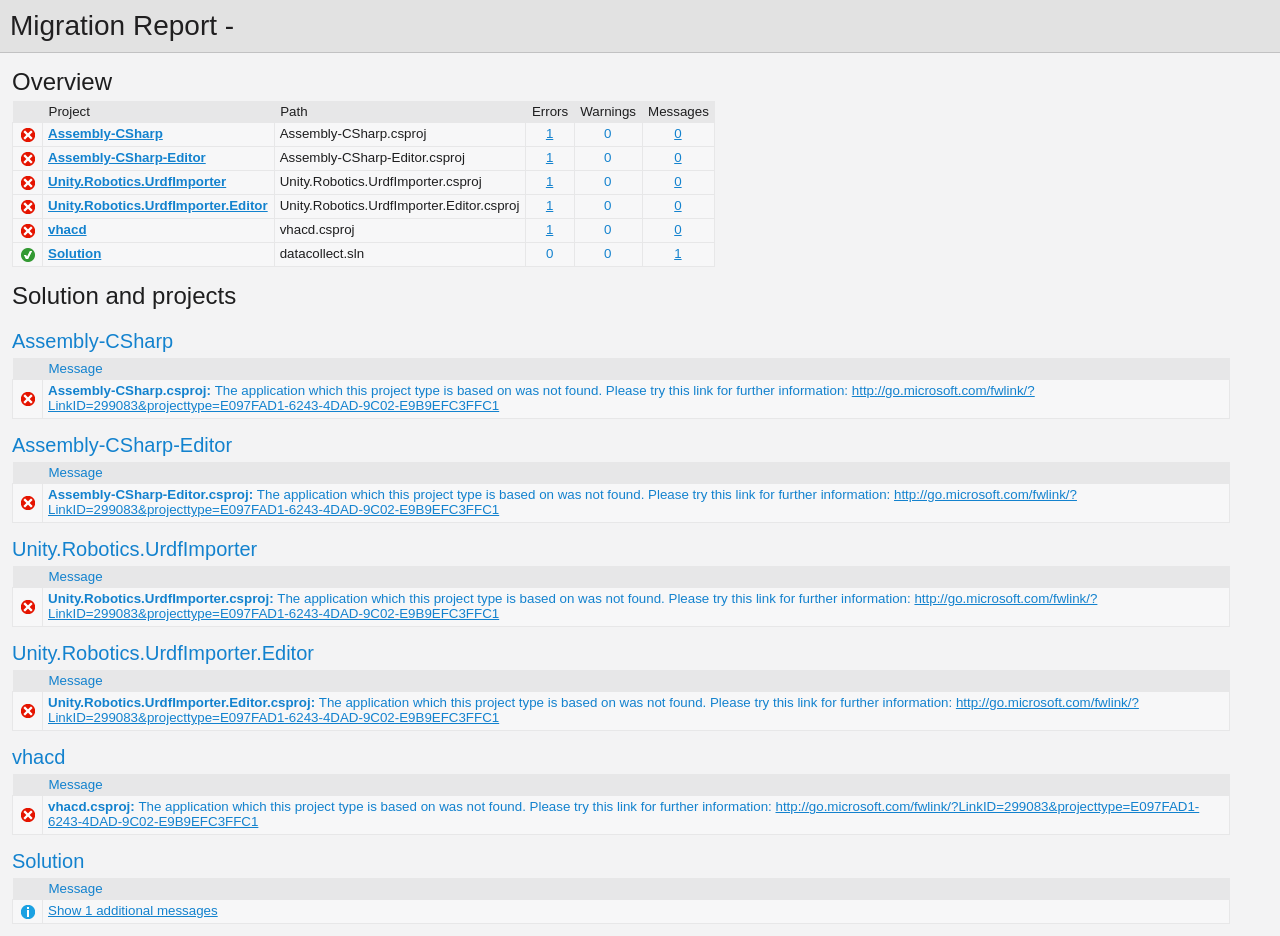
<file: UnityProjects/PC+RGB/UpgradeLog3.htm>
﻿<!DOCTYPE html>
<!-- saved from url=(0014)about:internet -->
 <html xmlns:msxsl="urn:schemas-microsoft-com:xslt"><head><meta content="en-us" http-equiv="Content-Language" /><meta content="text/html; charset=utf-16" http-equiv="Content-Type" /><title _locID="ConversionReport0">
          Migration Report
        </title><style> 
                    /* Body style, for the entire document */
                    body
                    {
                        background: #F3F3F4;
                        color: #1E1E1F;
                        font-family: "Segoe UI", Tahoma, Geneva, Verdana, sans-serif;
                        padding: 0;
                        margin: 0;
                    }

                    /* Header1 style, used for the main title */
                    h1
                    {
                        padding: 10px 0px 10px 10px;
                        font-size: 21pt;
                        background-color: #E2E2E2;
                        border-bottom: 1px #C1C1C2 solid; 
                        color: #201F20;
                        margin: 0;
                        font-weight: normal;
                    }

                    /* Header2 style, used for "Overview" and other sections */
                    h2
                    {
                        font-size: 18pt;
                        font-weight: normal;
                        padding: 15px 0 5px 0;
                        margin: 0;
                    }

                    /* Header3 style, used for sub-sections, such as project name */
                    h3
                    {
                        font-weight: normal;
                        font-size: 15pt;
                        margin: 0;
                        padding: 15px 0 5px 0;
                        background-color: transparent;
                    }

                    /* Color all hyperlinks one color */
                    a
                    {
                        color: #1382CE;
                    }

                    /* Table styles */ 
                    table
                    {
                        border-spacing: 0 0;
                        border-collapse: collapse;
                        font-size: 10pt;
                    }

                    table th
                    {
                        background: #E7E7E8;
                        text-align: left;
                        text-decoration: none;
                        font-weight: normal;
                        padding: 3px 6px 3px 6px;
                    }

                    table td
                    {
                        vertical-align: top;
                        padding: 3px 6px 5px 5px;
                        margin: 0px;
                        border: 1px solid #E7E7E8;
                        background: #F7F7F8;
                    }

                    /* Local link is a style for hyperlinks that link to file:/// content, there are lots so color them as 'normal' text until the user mouse overs */
                    .localLink
                    {
                        color: #1E1E1F;
                        background: #EEEEED;
                        text-decoration: none;
                    }

                    .localLink:hover
                    {
                        color: #1382CE;
                        background: #FFFF99;
                        text-decoration: none;
                    }

                    /* Center text, used in the over views cells that contain message level counts */ 
                    .textCentered
                    {
                        text-align: center;
                    }

                    /* The message cells in message tables should take up all avaliable space */
                    .messageCell
                    {
                        width: 100%;
                    }

                    /* Padding around the content after the h1 */ 
                    #content 
                    {
	                    padding: 0px 12px 12px 12px; 
                    }

                    /* The overview table expands to width, with a max width of 97% */ 
                    #overview table
                    {
                        width: auto;
                        max-width: 75%; 
                    }

                    /* The messages tables are always 97% width */
                    #messages table
                    {
                        width: 97%;
                    }

                    /* All Icons */
                    .IconSuccessEncoded, .IconInfoEncoded, .IconWarningEncoded, .IconErrorEncoded
                    {
                        min-width:18px;
                        min-height:18px; 
                        background-repeat:no-repeat;
                        background-position:center;
                    }

                    /* Success icon encoded */
                    .IconSuccessEncoded
                    {
                        /* Note: Do not delete the comment below. It is used to verify the correctness of the encoded image resource below before the product is released */
                        /* [---XsltValidateInternal-Base64EncodedImage:IconSuccess#Begin#background-image: url(data:image/png;base64,#Separator#);#End#] */
                        background-image: url([data-uri]);
                    }

                    /* Information icon encoded */
                    .IconInfoEncoded
                    {
                        /* Note: Do not delete the comment below. It is used to verify the correctness of the encoded image resource below before the product is released */
                        /* [---XsltValidateInternal-Base64EncodedImage:IconInformation#Begin#background-image: url(data:image/png;base64,#Separator#);#End#] */
                        background-image: url([data-uri]);
                    }

                    /* Warning icon encoded */
                    .IconWarningEncoded
                    {
                        /* Note: Do not delete the comment below. It is used to verify the correctness of the encoded image resource below before the product is released */
                        /* [---XsltValidateInternal-Base64EncodedImage:IconWarning#Begin#background-image: url(data:image/png;base64,#Separator#);#End#] */
                        background-image: url([data-uri]);
                    }

                    /* Error icon encoded */
                    .IconErrorEncoded
                    {
                        /* Note: Do not delete the comment below. It is used to verify the correctness of the encoded image resource below before the product is released */
                        /* [---XsltValidateInternal-Base64EncodedImage:IconError#Begin#background-image: url(data:image/png;base64,#Separator#);#End#] */
                        background-image: url([data-uri]);
                    }
                 </style><script type="text/javascript" language="javascript"> 
          
            // Startup 
            // Hook up the the loaded event for the document/window, to linkify the document content
            var startupFunction = function() { linkifyElement("messages"); };
            
            if(window.attachEvent)
            {
              window.attachEvent('onload', startupFunction);
            }
            else if (window.addEventListener) 
            {
              window.addEventListener('load', startupFunction, false);
            }
            else 
            {
              document.addEventListener('load', startupFunction, false);
            } 
            
            // Toggles the visibility of table rows with the specified name 
            function toggleTableRowsByName(name)
            {
               var allRows = document.getElementsByTagName('tr');
               for (i=0; i < allRows.length; i++)
               {
                  var currentName = allRows[i].getAttribute('name');
                  if(!!currentName && currentName.indexOf(name) == 0)
                  {
                      var isVisible = allRows[i].style.display == ''; 
                      isVisible ? allRows[i].style.display = 'none' : allRows[i].style.display = '';
                  }
               }
            }
            
            function scrollToFirstVisibleRow(name) 
            {
               var allRows = document.getElementsByTagName('tr');
               for (i=0; i < allRows.length; i++)
               {
                  var currentName = allRows[i].getAttribute('name');
                  var isVisible = allRows[i].style.display == ''; 
                  if(!!currentName && currentName.indexOf(name) == 0 && isVisible)
                  {
                     allRows[i].scrollIntoView(true); 
                     return true; 
                  }
               }
               
               return false;
            }
            
            // Linkifies the specified text content, replaces candidate links with html links 
            function linkify(text)
            {
                 if(!text || 0 === text.length)
                 {
                     return text; 
                 }

                 // Find http, https and ftp links and replace them with hyper links 
                 var urlLink = /(http|https|ftp)\:\/\/[a-zA-Z0-9\-\.]+(:[a-zA-Z0-9]*)?\/?([a-zA-Z0-9\-\._\?\,\/\\\+&%\$#\=~;\{\}])*/gi;
                 
                 return text.replace(urlLink, '<a href="$&">$&</a>') ;
            }
            
            // Linkifies the specified element by ID
            function linkifyElement(id)
            {
                var element = document.getElementById(id);
                if(!!element)
                {
                  element.innerHTML = linkify(element.innerHTML); 
                }
            }
            
            function ToggleMessageVisibility(projectName)
            {
              if(!projectName || 0 === projectName.length)
              {
                return; 
              }
              
              toggleTableRowsByName("MessageRowClass" + projectName);
              toggleTableRowsByName('MessageRowHeaderShow' + projectName);
              toggleTableRowsByName('MessageRowHeaderHide' + projectName); 
            }
            
            function ScrollToFirstVisibleMessage(projectName)
            {
              if(!projectName || 0 === projectName.length)
              {
                return; 
              }
              
              // First try the 'Show messages' row
              if(!scrollToFirstVisibleRow('MessageRowHeaderShow' + projectName))
              {
                // Failed to find a visible row for 'Show messages', try an actual message row 
                scrollToFirstVisibleRow('MessageRowClass' + projectName); 
              }
            }
           </script></head><body><h1 _locID="ConversionReport">
          Migration Report - </h1><div id="content"><h2 _locID="OverviewTitle">Overview</h2><div id="overview"><table><tr><th></th><th _locID="ProjectTableHeader">Project</th><th _locID="PathTableHeader">Path</th><th _locID="ErrorsTableHeader">Errors</th><th _locID="WarningsTableHeader">Warnings</th><th _locID="MessagesTableHeader">Messages</th></tr><tr><td class="IconErrorEncoded" /><td><strong><a href="#Assembly-CSharp">Assembly-CSharp</a></strong></td><td>Assembly-CSharp.csproj</td><td class="textCentered"><a href="#Assembly-CSharpError">1</a></td><td class="textCentered"><a>0</a></td><td class="textCentered"><a href="#">0</a></td></tr><tr><td class="IconErrorEncoded" /><td><strong><a href="#Assembly-CSharp-Editor">Assembly-CSharp-Editor</a></strong></td><td>Assembly-CSharp-Editor.csproj</td><td class="textCentered"><a href="#Assembly-CSharp-EditorError">1</a></td><td class="textCentered"><a>0</a></td><td class="textCentered"><a href="#">0</a></td></tr><tr><td class="IconErrorEncoded" /><td><strong><a href="#Unity.Robotics.UrdfImporter">Unity.Robotics.UrdfImporter</a></strong></td><td>Unity.Robotics.UrdfImporter.csproj</td><td class="textCentered"><a href="#Unity.Robotics.UrdfImporterError">1</a></td><td class="textCentered"><a>0</a></td><td class="textCentered"><a href="#">0</a></td></tr><tr><td class="IconErrorEncoded" /><td><strong><a href="#Unity.Robotics.UrdfImporter.Editor">Unity.Robotics.UrdfImporter.Editor</a></strong></td><td>Unity.Robotics.UrdfImporter.Editor.csproj</td><td class="textCentered"><a href="#Unity.Robotics.UrdfImporter.EditorError">1</a></td><td class="textCentered"><a>0</a></td><td class="textCentered"><a href="#">0</a></td></tr><tr><td class="IconErrorEncoded" /><td><strong><a href="#vhacd">vhacd</a></strong></td><td>vhacd.csproj</td><td class="textCentered"><a href="#vhacdError">1</a></td><td class="textCentered"><a>0</a></td><td class="textCentered"><a href="#">0</a></td></tr><tr><td class="IconSuccessEncoded" /><td><strong><a href="#Solution"><span _locID="OverviewSolutionSpan">Solution</span></a></strong></td><td>datacollect.sln</td><td class="textCentered"><a>0</a></td><td class="textCentered"><a>0</a></td><td class="textCentered"><a href="#" onclick="ScrollToFirstVisibleMessage('Solution'); return false;">1</a></td></tr></table></div><h2 _locID="SolutionAndProjectsTitle">Solution and projects</h2><div id="messages"><a name="Assembly-CSharp" /><h3>Assembly-CSharp</h3><table><tr id="Assembly-CSharpHeaderRow"><th></th><th class="messageCell" _locID="MessageTableHeader">Message</th></tr><tr name="ErrorRowClassAssembly-CSharp"><td class="IconErrorEncoded"><a name="Assembly-CSharpError" /></td><td class="messageCell"><strong>Assembly-CSharp.csproj:
        </strong><span>The application which this project type is based on was not found. Please try this link for further information: http://go.microsoft.com/fwlink/?LinkID=299083&amp;projecttype=E097FAD1-6243-4DAD-9C02-E9B9EFC3FFC1</span></td></tr></table><a name="Assembly-CSharp-Editor" /><h3>Assembly-CSharp-Editor</h3><table><tr id="Assembly-CSharp-EditorHeaderRow"><th></th><th class="messageCell" _locID="MessageTableHeader">Message</th></tr><tr name="ErrorRowClassAssembly-CSharp-Editor"><td class="IconErrorEncoded"><a name="Assembly-CSharp-EditorError" /></td><td class="messageCell"><strong>Assembly-CSharp-Editor.csproj:
        </strong><span>The application which this project type is based on was not found. Please try this link for further information: http://go.microsoft.com/fwlink/?LinkID=299083&amp;projecttype=E097FAD1-6243-4DAD-9C02-E9B9EFC3FFC1</span></td></tr></table><a name="Unity.Robotics.UrdfImporter" /><h3>Unity.Robotics.UrdfImporter</h3><table><tr id="Unity.Robotics.UrdfImporterHeaderRow"><th></th><th class="messageCell" _locID="MessageTableHeader">Message</th></tr><tr name="ErrorRowClassUnity.Robotics.UrdfImporter"><td class="IconErrorEncoded"><a name="Unity.Robotics.UrdfImporterError" /></td><td class="messageCell"><strong>Unity.Robotics.UrdfImporter.csproj:
        </strong><span>The application which this project type is based on was not found. Please try this link for further information: http://go.microsoft.com/fwlink/?LinkID=299083&amp;projecttype=E097FAD1-6243-4DAD-9C02-E9B9EFC3FFC1</span></td></tr></table><a name="Unity.Robotics.UrdfImporter.Editor" /><h3>Unity.Robotics.UrdfImporter.Editor</h3><table><tr id="Unity.Robotics.UrdfImporter.EditorHeaderRow"><th></th><th class="messageCell" _locID="MessageTableHeader">Message</th></tr><tr name="ErrorRowClassUnity.Robotics.UrdfImporter.Editor"><td class="IconErrorEncoded"><a name="Unity.Robotics.UrdfImporter.EditorError" /></td><td class="messageCell"><strong>Unity.Robotics.UrdfImporter.Editor.csproj:
        </strong><span>The application which this project type is based on was not found. Please try this link for further information: http://go.microsoft.com/fwlink/?LinkID=299083&amp;projecttype=E097FAD1-6243-4DAD-9C02-E9B9EFC3FFC1</span></td></tr></table><a name="vhacd" /><h3>vhacd</h3><table><tr id="vhacdHeaderRow"><th></th><th class="messageCell" _locID="MessageTableHeader">Message</th></tr><tr name="ErrorRowClassvhacd"><td class="IconErrorEncoded"><a name="vhacdError" /></td><td class="messageCell"><strong>vhacd.csproj:
        </strong><span>The application which this project type is based on was not found. Please try this link for further information: http://go.microsoft.com/fwlink/?LinkID=299083&amp;projecttype=E097FAD1-6243-4DAD-9C02-E9B9EFC3FFC1</span></td></tr></table><a name="Solution" /><h3 _locID="ProjectDisplayNameHeader">Solution</h3><table><tr id="SolutionHeaderRow"><th></th><th class="messageCell" _locID="MessageTableHeader">Message</th></tr><tr name="MessageRowHeaderShowSolution"><td class="IconInfoEncoded" /><td class="messageCell"><a _locID="ShowAdditionalMessages" href="#" name="SolutionMessage" onclick="ToggleMessageVisibility('Solution'); return false;">
          Show 1 additional messages
        </a></td></tr><tr name="MessageRowClassSolution" style="display: none"><td class="IconInfoEncoded"><a name="SolutionMessage" /></td><td class="messageCell"><strong>datacollect.sln:
        </strong><span>The solution file does not require migration.</span></td></tr><tr style="display: none" name="MessageRowHeaderHideSolution"><td class="IconInfoEncoded" /><td class="messageCell"><a _locID="HideAdditionalMessages" href="#" name="SolutionMessage" onclick="ToggleMessageVisibility('Solution'); return false;">
          Hide 1 additional messages
        </a></td></tr></table></div></div></body></html>
</file>
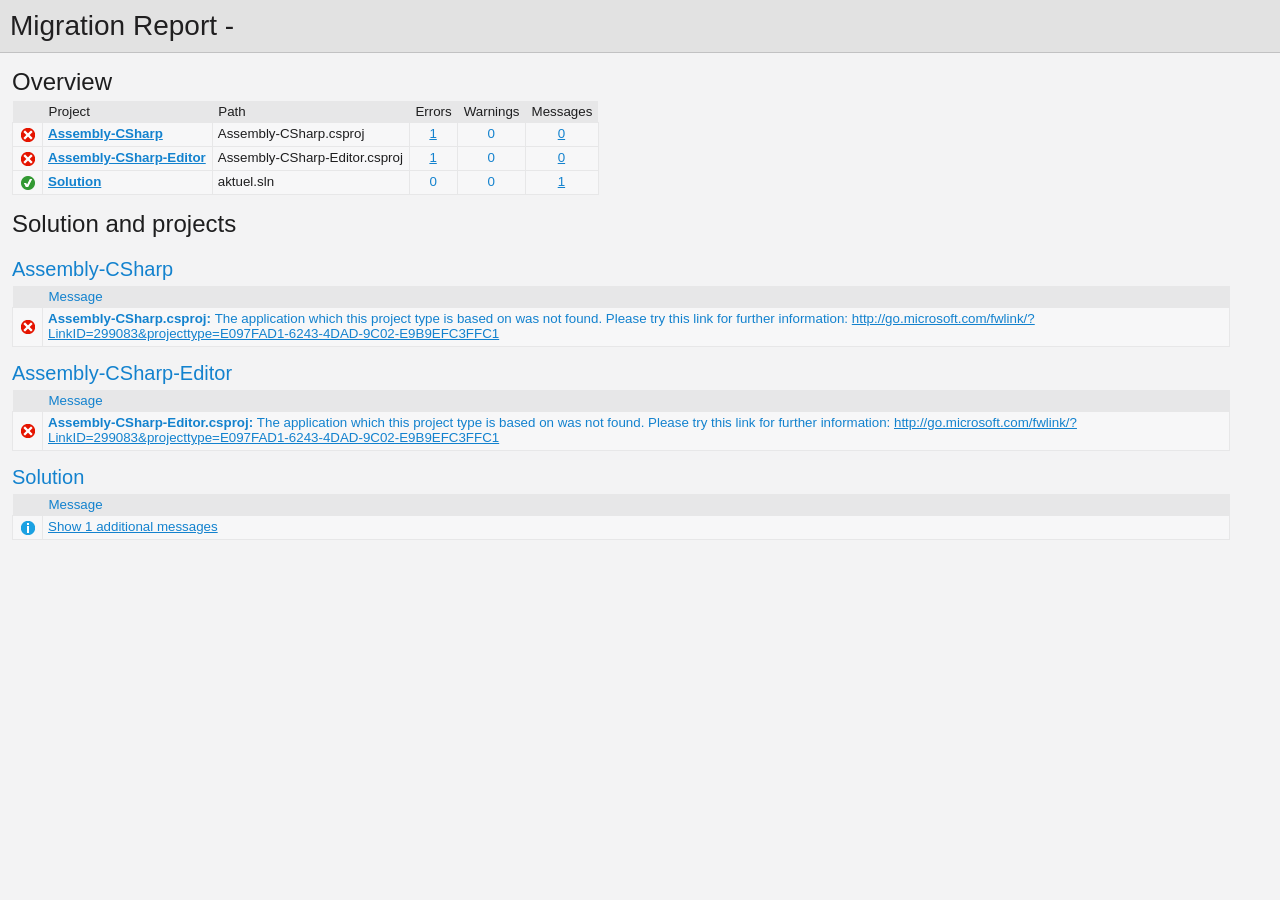
<file: UnityProjects/PC+RGB/UpgradeLog4.htm>
﻿<!DOCTYPE html>
<!-- saved from url=(0014)about:internet -->
 <html xmlns:msxsl="urn:schemas-microsoft-com:xslt"><head><meta content="en-us" http-equiv="Content-Language" /><meta content="text/html; charset=utf-16" http-equiv="Content-Type" /><title _locID="ConversionReport0">
          Migration Report
        </title><style> 
                    /* Body style, for the entire document */
                    body
                    {
                        background: #F3F3F4;
                        color: #1E1E1F;
                        font-family: "Segoe UI", Tahoma, Geneva, Verdana, sans-serif;
                        padding: 0;
                        margin: 0;
                    }

                    /* Header1 style, used for the main title */
                    h1
                    {
                        padding: 10px 0px 10px 10px;
                        font-size: 21pt;
                        background-color: #E2E2E2;
                        border-bottom: 1px #C1C1C2 solid; 
                        color: #201F20;
                        margin: 0;
                        font-weight: normal;
                    }

                    /* Header2 style, used for "Overview" and other sections */
                    h2
                    {
                        font-size: 18pt;
                        font-weight: normal;
                        padding: 15px 0 5px 0;
                        margin: 0;
                    }

                    /* Header3 style, used for sub-sections, such as project name */
                    h3
                    {
                        font-weight: normal;
                        font-size: 15pt;
                        margin: 0;
                        padding: 15px 0 5px 0;
                        background-color: transparent;
                    }

                    /* Color all hyperlinks one color */
                    a
                    {
                        color: #1382CE;
                    }

                    /* Table styles */ 
                    table
                    {
                        border-spacing: 0 0;
                        border-collapse: collapse;
                        font-size: 10pt;
                    }

                    table th
                    {
                        background: #E7E7E8;
                        text-align: left;
                        text-decoration: none;
                        font-weight: normal;
                        padding: 3px 6px 3px 6px;
                    }

                    table td
                    {
                        vertical-align: top;
                        padding: 3px 6px 5px 5px;
                        margin: 0px;
                        border: 1px solid #E7E7E8;
                        background: #F7F7F8;
                    }

                    /* Local link is a style for hyperlinks that link to file:/// content, there are lots so color them as 'normal' text until the user mouse overs */
                    .localLink
                    {
                        color: #1E1E1F;
                        background: #EEEEED;
                        text-decoration: none;
                    }

                    .localLink:hover
                    {
                        color: #1382CE;
                        background: #FFFF99;
                        text-decoration: none;
                    }

                    /* Center text, used in the over views cells that contain message level counts */ 
                    .textCentered
                    {
                        text-align: center;
                    }

                    /* The message cells in message tables should take up all avaliable space */
                    .messageCell
                    {
                        width: 100%;
                    }

                    /* Padding around the content after the h1 */ 
                    #content 
                    {
	                    padding: 0px 12px 12px 12px; 
                    }

                    /* The overview table expands to width, with a max width of 97% */ 
                    #overview table
                    {
                        width: auto;
                        max-width: 75%; 
                    }

                    /* The messages tables are always 97% width */
                    #messages table
                    {
                        width: 97%;
                    }

                    /* All Icons */
                    .IconSuccessEncoded, .IconInfoEncoded, .IconWarningEncoded, .IconErrorEncoded
                    {
                        min-width:18px;
                        min-height:18px; 
                        background-repeat:no-repeat;
                        background-position:center;
                    }

                    /* Success icon encoded */
                    .IconSuccessEncoded
                    {
                        /* Note: Do not delete the comment below. It is used to verify the correctness of the encoded image resource below before the product is released */
                        /* [---XsltValidateInternal-Base64EncodedImage:IconSuccess#Begin#background-image: url(data:image/png;base64,#Separator#);#End#] */
                        background-image: url([data-uri]);
                    }

                    /* Information icon encoded */
                    .IconInfoEncoded
                    {
                        /* Note: Do not delete the comment below. It is used to verify the correctness of the encoded image resource below before the product is released */
                        /* [---XsltValidateInternal-Base64EncodedImage:IconInformation#Begin#background-image: url(data:image/png;base64,#Separator#);#End#] */
                        background-image: url([data-uri]);
                    }

                    /* Warning icon encoded */
                    .IconWarningEncoded
                    {
                        /* Note: Do not delete the comment below. It is used to verify the correctness of the encoded image resource below before the product is released */
                        /* [---XsltValidateInternal-Base64EncodedImage:IconWarning#Begin#background-image: url(data:image/png;base64,#Separator#);#End#] */
                        background-image: url([data-uri]);
                    }

                    /* Error icon encoded */
                    .IconErrorEncoded
                    {
                        /* Note: Do not delete the comment below. It is used to verify the correctness of the encoded image resource below before the product is released */
                        /* [---XsltValidateInternal-Base64EncodedImage:IconError#Begin#background-image: url(data:image/png;base64,#Separator#);#End#] */
                        background-image: url([data-uri]);
                    }
                 </style><script type="text/javascript" language="javascript"> 
          
            // Startup 
            // Hook up the the loaded event for the document/window, to linkify the document content
            var startupFunction = function() { linkifyElement("messages"); };
            
            if(window.attachEvent)
            {
              window.attachEvent('onload', startupFunction);
            }
            else if (window.addEventListener) 
            {
              window.addEventListener('load', startupFunction, false);
            }
            else 
            {
              document.addEventListener('load', startupFunction, false);
            } 
            
            // Toggles the visibility of table rows with the specified name 
            function toggleTableRowsByName(name)
            {
               var allRows = document.getElementsByTagName('tr');
               for (i=0; i < allRows.length; i++)
               {
                  var currentName = allRows[i].getAttribute('name');
                  if(!!currentName && currentName.indexOf(name) == 0)
                  {
                      var isVisible = allRows[i].style.display == ''; 
                      isVisible ? allRows[i].style.display = 'none' : allRows[i].style.display = '';
                  }
               }
            }
            
            function scrollToFirstVisibleRow(name) 
            {
               var allRows = document.getElementsByTagName('tr');
               for (i=0; i < allRows.length; i++)
               {
                  var currentName = allRows[i].getAttribute('name');
                  var isVisible = allRows[i].style.display == ''; 
                  if(!!currentName && currentName.indexOf(name) == 0 && isVisible)
                  {
                     allRows[i].scrollIntoView(true); 
                     return true; 
                  }
               }
               
               return false;
            }
            
            // Linkifies the specified text content, replaces candidate links with html links 
            function linkify(text)
            {
                 if(!text || 0 === text.length)
                 {
                     return text; 
                 }

                 // Find http, https and ftp links and replace them with hyper links 
                 var urlLink = /(http|https|ftp)\:\/\/[a-zA-Z0-9\-\.]+(:[a-zA-Z0-9]*)?\/?([a-zA-Z0-9\-\._\?\,\/\\\+&%\$#\=~;\{\}])*/gi;
                 
                 return text.replace(urlLink, '<a href="$&">$&</a>') ;
            }
            
            // Linkifies the specified element by ID
            function linkifyElement(id)
            {
                var element = document.getElementById(id);
                if(!!element)
                {
                  element.innerHTML = linkify(element.innerHTML); 
                }
            }
            
            function ToggleMessageVisibility(projectName)
            {
              if(!projectName || 0 === projectName.length)
              {
                return; 
              }
              
              toggleTableRowsByName("MessageRowClass" + projectName);
              toggleTableRowsByName('MessageRowHeaderShow' + projectName);
              toggleTableRowsByName('MessageRowHeaderHide' + projectName); 
            }
            
            function ScrollToFirstVisibleMessage(projectName)
            {
              if(!projectName || 0 === projectName.length)
              {
                return; 
              }
              
              // First try the 'Show messages' row
              if(!scrollToFirstVisibleRow('MessageRowHeaderShow' + projectName))
              {
                // Failed to find a visible row for 'Show messages', try an actual message row 
                scrollToFirstVisibleRow('MessageRowClass' + projectName); 
              }
            }
           </script></head><body><h1 _locID="ConversionReport">
          Migration Report - </h1><div id="content"><h2 _locID="OverviewTitle">Overview</h2><div id="overview"><table><tr><th></th><th _locID="ProjectTableHeader">Project</th><th _locID="PathTableHeader">Path</th><th _locID="ErrorsTableHeader">Errors</th><th _locID="WarningsTableHeader">Warnings</th><th _locID="MessagesTableHeader">Messages</th></tr><tr><td class="IconErrorEncoded" /><td><strong><a href="#Assembly-CSharp">Assembly-CSharp</a></strong></td><td>Assembly-CSharp.csproj</td><td class="textCentered"><a href="#Assembly-CSharpError">1</a></td><td class="textCentered"><a>0</a></td><td class="textCentered"><a href="#">0</a></td></tr><tr><td class="IconErrorEncoded" /><td><strong><a href="#Assembly-CSharp-Editor">Assembly-CSharp-Editor</a></strong></td><td>Assembly-CSharp-Editor.csproj</td><td class="textCentered"><a href="#Assembly-CSharp-EditorError">1</a></td><td class="textCentered"><a>0</a></td><td class="textCentered"><a href="#">0</a></td></tr><tr><td class="IconSuccessEncoded" /><td><strong><a href="#Solution"><span _locID="OverviewSolutionSpan">Solution</span></a></strong></td><td>aktuel.sln</td><td class="textCentered"><a>0</a></td><td class="textCentered"><a>0</a></td><td class="textCentered"><a href="#" onclick="ScrollToFirstVisibleMessage('Solution'); return false;">1</a></td></tr></table></div><h2 _locID="SolutionAndProjectsTitle">Solution and projects</h2><div id="messages"><a name="Assembly-CSharp" /><h3>Assembly-CSharp</h3><table><tr id="Assembly-CSharpHeaderRow"><th></th><th class="messageCell" _locID="MessageTableHeader">Message</th></tr><tr name="ErrorRowClassAssembly-CSharp"><td class="IconErrorEncoded"><a name="Assembly-CSharpError" /></td><td class="messageCell"><strong>Assembly-CSharp.csproj:
        </strong><span>The application which this project type is based on was not found. Please try this link for further information: http://go.microsoft.com/fwlink/?LinkID=299083&amp;projecttype=E097FAD1-6243-4DAD-9C02-E9B9EFC3FFC1</span></td></tr></table><a name="Assembly-CSharp-Editor" /><h3>Assembly-CSharp-Editor</h3><table><tr id="Assembly-CSharp-EditorHeaderRow"><th></th><th class="messageCell" _locID="MessageTableHeader">Message</th></tr><tr name="ErrorRowClassAssembly-CSharp-Editor"><td class="IconErrorEncoded"><a name="Assembly-CSharp-EditorError" /></td><td class="messageCell"><strong>Assembly-CSharp-Editor.csproj:
        </strong><span>The application which this project type is based on was not found. Please try this link for further information: http://go.microsoft.com/fwlink/?LinkID=299083&amp;projecttype=E097FAD1-6243-4DAD-9C02-E9B9EFC3FFC1</span></td></tr></table><a name="Solution" /><h3 _locID="ProjectDisplayNameHeader">Solution</h3><table><tr id="SolutionHeaderRow"><th></th><th class="messageCell" _locID="MessageTableHeader">Message</th></tr><tr name="MessageRowHeaderShowSolution"><td class="IconInfoEncoded" /><td class="messageCell"><a _locID="ShowAdditionalMessages" href="#" name="SolutionMessage" onclick="ToggleMessageVisibility('Solution'); return false;">
          Show 1 additional messages
        </a></td></tr><tr name="MessageRowClassSolution" style="display: none"><td class="IconInfoEncoded"><a name="SolutionMessage" /></td><td class="messageCell"><strong>aktuel.sln:
        </strong><span>The solution file does not require migration.</span></td></tr><tr style="display: none" name="MessageRowHeaderHideSolution"><td class="IconInfoEncoded" /><td class="messageCell"><a _locID="HideAdditionalMessages" href="#" name="SolutionMessage" onclick="ToggleMessageVisibility('Solution'); return false;">
          Hide 1 additional messages
        </a></td></tr></table></div></div></body></html>
</file>
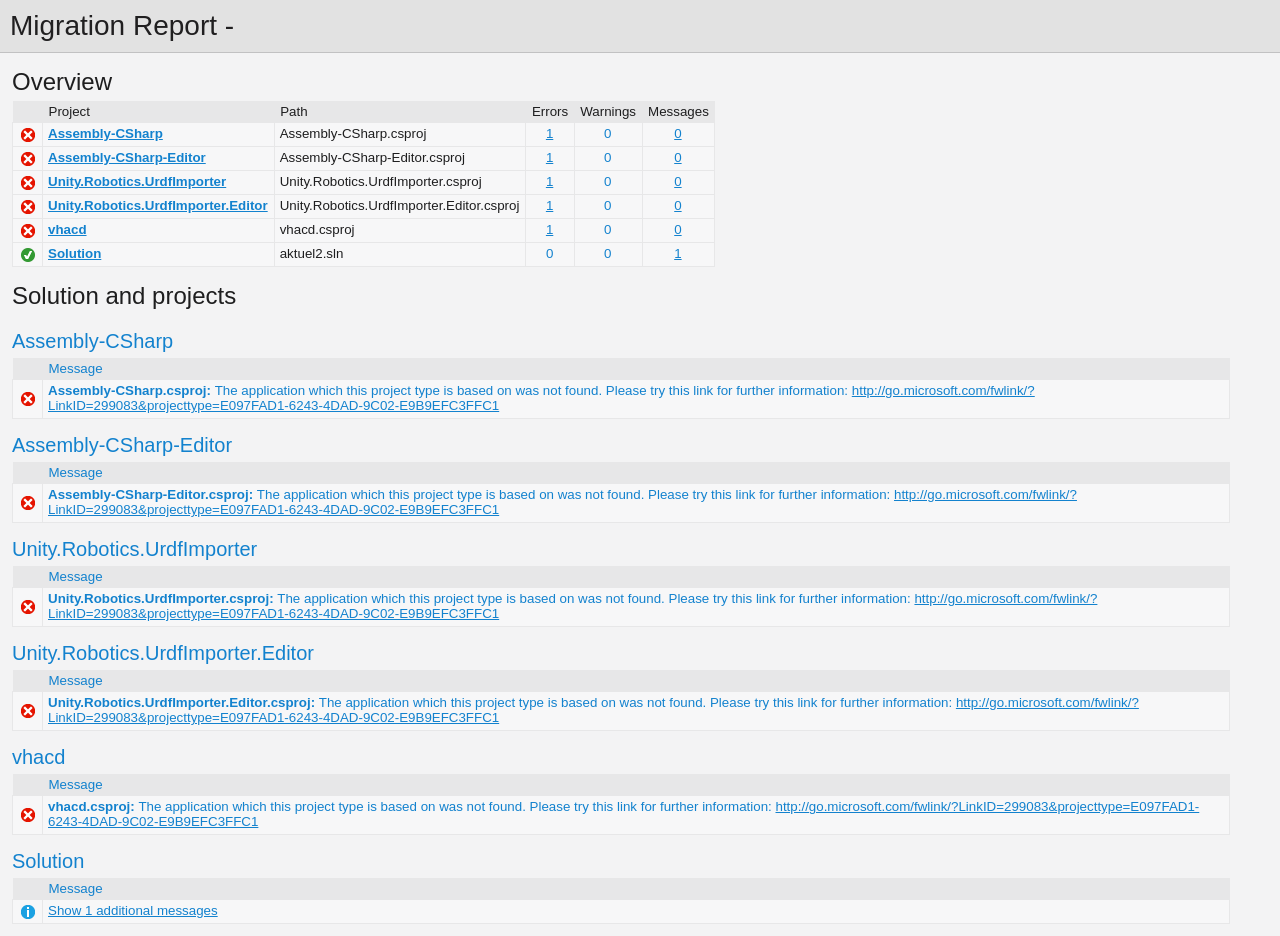
<file: UnityProjects/PC+RGB/UpgradeLog5.htm>
﻿<!DOCTYPE html>
<!-- saved from url=(0014)about:internet -->
 <html xmlns:msxsl="urn:schemas-microsoft-com:xslt"><head><meta content="en-us" http-equiv="Content-Language" /><meta content="text/html; charset=utf-16" http-equiv="Content-Type" /><title _locID="ConversionReport0">
          Migration Report
        </title><style> 
                    /* Body style, for the entire document */
                    body
                    {
                        background: #F3F3F4;
                        color: #1E1E1F;
                        font-family: "Segoe UI", Tahoma, Geneva, Verdana, sans-serif;
                        padding: 0;
                        margin: 0;
                    }

                    /* Header1 style, used for the main title */
                    h1
                    {
                        padding: 10px 0px 10px 10px;
                        font-size: 21pt;
                        background-color: #E2E2E2;
                        border-bottom: 1px #C1C1C2 solid; 
                        color: #201F20;
                        margin: 0;
                        font-weight: normal;
                    }

                    /* Header2 style, used for "Overview" and other sections */
                    h2
                    {
                        font-size: 18pt;
                        font-weight: normal;
                        padding: 15px 0 5px 0;
                        margin: 0;
                    }

                    /* Header3 style, used for sub-sections, such as project name */
                    h3
                    {
                        font-weight: normal;
                        font-size: 15pt;
                        margin: 0;
                        padding: 15px 0 5px 0;
                        background-color: transparent;
                    }

                    /* Color all hyperlinks one color */
                    a
                    {
                        color: #1382CE;
                    }

                    /* Table styles */ 
                    table
                    {
                        border-spacing: 0 0;
                        border-collapse: collapse;
                        font-size: 10pt;
                    }

                    table th
                    {
                        background: #E7E7E8;
                        text-align: left;
                        text-decoration: none;
                        font-weight: normal;
                        padding: 3px 6px 3px 6px;
                    }

                    table td
                    {
                        vertical-align: top;
                        padding: 3px 6px 5px 5px;
                        margin: 0px;
                        border: 1px solid #E7E7E8;
                        background: #F7F7F8;
                    }

                    /* Local link is a style for hyperlinks that link to file:/// content, there are lots so color them as 'normal' text until the user mouse overs */
                    .localLink
                    {
                        color: #1E1E1F;
                        background: #EEEEED;
                        text-decoration: none;
                    }

                    .localLink:hover
                    {
                        color: #1382CE;
                        background: #FFFF99;
                        text-decoration: none;
                    }

                    /* Center text, used in the over views cells that contain message level counts */ 
                    .textCentered
                    {
                        text-align: center;
                    }

                    /* The message cells in message tables should take up all avaliable space */
                    .messageCell
                    {
                        width: 100%;
                    }

                    /* Padding around the content after the h1 */ 
                    #content 
                    {
	                    padding: 0px 12px 12px 12px; 
                    }

                    /* The overview table expands to width, with a max width of 97% */ 
                    #overview table
                    {
                        width: auto;
                        max-width: 75%; 
                    }

                    /* The messages tables are always 97% width */
                    #messages table
                    {
                        width: 97%;
                    }

                    /* All Icons */
                    .IconSuccessEncoded, .IconInfoEncoded, .IconWarningEncoded, .IconErrorEncoded
                    {
                        min-width:18px;
                        min-height:18px; 
                        background-repeat:no-repeat;
                        background-position:center;
                    }

                    /* Success icon encoded */
                    .IconSuccessEncoded
                    {
                        /* Note: Do not delete the comment below. It is used to verify the correctness of the encoded image resource below before the product is released */
                        /* [---XsltValidateInternal-Base64EncodedImage:IconSuccess#Begin#background-image: url(data:image/png;base64,#Separator#);#End#] */
                        background-image: url([data-uri]);
                    }

                    /* Information icon encoded */
                    .IconInfoEncoded
                    {
                        /* Note: Do not delete the comment below. It is used to verify the correctness of the encoded image resource below before the product is released */
                        /* [---XsltValidateInternal-Base64EncodedImage:IconInformation#Begin#background-image: url(data:image/png;base64,#Separator#);#End#] */
                        background-image: url([data-uri]);
                    }

                    /* Warning icon encoded */
                    .IconWarningEncoded
                    {
                        /* Note: Do not delete the comment below. It is used to verify the correctness of the encoded image resource below before the product is released */
                        /* [---XsltValidateInternal-Base64EncodedImage:IconWarning#Begin#background-image: url(data:image/png;base64,#Separator#);#End#] */
                        background-image: url([data-uri]);
                    }

                    /* Error icon encoded */
                    .IconErrorEncoded
                    {
                        /* Note: Do not delete the comment below. It is used to verify the correctness of the encoded image resource below before the product is released */
                        /* [---XsltValidateInternal-Base64EncodedImage:IconError#Begin#background-image: url(data:image/png;base64,#Separator#);#End#] */
                        background-image: url([data-uri]);
                    }
                 </style><script type="text/javascript" language="javascript"> 
          
            // Startup 
            // Hook up the the loaded event for the document/window, to linkify the document content
            var startupFunction = function() { linkifyElement("messages"); };
            
            if(window.attachEvent)
            {
              window.attachEvent('onload', startupFunction);
            }
            else if (window.addEventListener) 
            {
              window.addEventListener('load', startupFunction, false);
            }
            else 
            {
              document.addEventListener('load', startupFunction, false);
            } 
            
            // Toggles the visibility of table rows with the specified name 
            function toggleTableRowsByName(name)
            {
               var allRows = document.getElementsByTagName('tr');
               for (i=0; i < allRows.length; i++)
               {
                  var currentName = allRows[i].getAttribute('name');
                  if(!!currentName && currentName.indexOf(name) == 0)
                  {
                      var isVisible = allRows[i].style.display == ''; 
                      isVisible ? allRows[i].style.display = 'none' : allRows[i].style.display = '';
                  }
               }
            }
            
            function scrollToFirstVisibleRow(name) 
            {
               var allRows = document.getElementsByTagName('tr');
               for (i=0; i < allRows.length; i++)
               {
                  var currentName = allRows[i].getAttribute('name');
                  var isVisible = allRows[i].style.display == ''; 
                  if(!!currentName && currentName.indexOf(name) == 0 && isVisible)
                  {
                     allRows[i].scrollIntoView(true); 
                     return true; 
                  }
               }
               
               return false;
            }
            
            // Linkifies the specified text content, replaces candidate links with html links 
            function linkify(text)
            {
                 if(!text || 0 === text.length)
                 {
                     return text; 
                 }

                 // Find http, https and ftp links and replace them with hyper links 
                 var urlLink = /(http|https|ftp)\:\/\/[a-zA-Z0-9\-\.]+(:[a-zA-Z0-9]*)?\/?([a-zA-Z0-9\-\._\?\,\/\\\+&%\$#\=~;\{\}])*/gi;
                 
                 return text.replace(urlLink, '<a href="$&">$&</a>') ;
            }
            
            // Linkifies the specified element by ID
            function linkifyElement(id)
            {
                var element = document.getElementById(id);
                if(!!element)
                {
                  element.innerHTML = linkify(element.innerHTML); 
                }
            }
            
            function ToggleMessageVisibility(projectName)
            {
              if(!projectName || 0 === projectName.length)
              {
                return; 
              }
              
              toggleTableRowsByName("MessageRowClass" + projectName);
              toggleTableRowsByName('MessageRowHeaderShow' + projectName);
              toggleTableRowsByName('MessageRowHeaderHide' + projectName); 
            }
            
            function ScrollToFirstVisibleMessage(projectName)
            {
              if(!projectName || 0 === projectName.length)
              {
                return; 
              }
              
              // First try the 'Show messages' row
              if(!scrollToFirstVisibleRow('MessageRowHeaderShow' + projectName))
              {
                // Failed to find a visible row for 'Show messages', try an actual message row 
                scrollToFirstVisibleRow('MessageRowClass' + projectName); 
              }
            }
           </script></head><body><h1 _locID="ConversionReport">
          Migration Report - </h1><div id="content"><h2 _locID="OverviewTitle">Overview</h2><div id="overview"><table><tr><th></th><th _locID="ProjectTableHeader">Project</th><th _locID="PathTableHeader">Path</th><th _locID="ErrorsTableHeader">Errors</th><th _locID="WarningsTableHeader">Warnings</th><th _locID="MessagesTableHeader">Messages</th></tr><tr><td class="IconErrorEncoded" /><td><strong><a href="#Assembly-CSharp">Assembly-CSharp</a></strong></td><td>Assembly-CSharp.csproj</td><td class="textCentered"><a href="#Assembly-CSharpError">1</a></td><td class="textCentered"><a>0</a></td><td class="textCentered"><a href="#">0</a></td></tr><tr><td class="IconErrorEncoded" /><td><strong><a href="#Assembly-CSharp-Editor">Assembly-CSharp-Editor</a></strong></td><td>Assembly-CSharp-Editor.csproj</td><td class="textCentered"><a href="#Assembly-CSharp-EditorError">1</a></td><td class="textCentered"><a>0</a></td><td class="textCentered"><a href="#">0</a></td></tr><tr><td class="IconErrorEncoded" /><td><strong><a href="#Unity.Robotics.UrdfImporter">Unity.Robotics.UrdfImporter</a></strong></td><td>Unity.Robotics.UrdfImporter.csproj</td><td class="textCentered"><a href="#Unity.Robotics.UrdfImporterError">1</a></td><td class="textCentered"><a>0</a></td><td class="textCentered"><a href="#">0</a></td></tr><tr><td class="IconErrorEncoded" /><td><strong><a href="#Unity.Robotics.UrdfImporter.Editor">Unity.Robotics.UrdfImporter.Editor</a></strong></td><td>Unity.Robotics.UrdfImporter.Editor.csproj</td><td class="textCentered"><a href="#Unity.Robotics.UrdfImporter.EditorError">1</a></td><td class="textCentered"><a>0</a></td><td class="textCentered"><a href="#">0</a></td></tr><tr><td class="IconErrorEncoded" /><td><strong><a href="#vhacd">vhacd</a></strong></td><td>vhacd.csproj</td><td class="textCentered"><a href="#vhacdError">1</a></td><td class="textCentered"><a>0</a></td><td class="textCentered"><a href="#">0</a></td></tr><tr><td class="IconSuccessEncoded" /><td><strong><a href="#Solution"><span _locID="OverviewSolutionSpan">Solution</span></a></strong></td><td>aktuel2.sln</td><td class="textCentered"><a>0</a></td><td class="textCentered"><a>0</a></td><td class="textCentered"><a href="#" onclick="ScrollToFirstVisibleMessage('Solution'); return false;">1</a></td></tr></table></div><h2 _locID="SolutionAndProjectsTitle">Solution and projects</h2><div id="messages"><a name="Assembly-CSharp" /><h3>Assembly-CSharp</h3><table><tr id="Assembly-CSharpHeaderRow"><th></th><th class="messageCell" _locID="MessageTableHeader">Message</th></tr><tr name="ErrorRowClassAssembly-CSharp"><td class="IconErrorEncoded"><a name="Assembly-CSharpError" /></td><td class="messageCell"><strong>Assembly-CSharp.csproj:
        </strong><span>The application which this project type is based on was not found. Please try this link for further information: http://go.microsoft.com/fwlink/?LinkID=299083&amp;projecttype=E097FAD1-6243-4DAD-9C02-E9B9EFC3FFC1</span></td></tr></table><a name="Assembly-CSharp-Editor" /><h3>Assembly-CSharp-Editor</h3><table><tr id="Assembly-CSharp-EditorHeaderRow"><th></th><th class="messageCell" _locID="MessageTableHeader">Message</th></tr><tr name="ErrorRowClassAssembly-CSharp-Editor"><td class="IconErrorEncoded"><a name="Assembly-CSharp-EditorError" /></td><td class="messageCell"><strong>Assembly-CSharp-Editor.csproj:
        </strong><span>The application which this project type is based on was not found. Please try this link for further information: http://go.microsoft.com/fwlink/?LinkID=299083&amp;projecttype=E097FAD1-6243-4DAD-9C02-E9B9EFC3FFC1</span></td></tr></table><a name="Unity.Robotics.UrdfImporter" /><h3>Unity.Robotics.UrdfImporter</h3><table><tr id="Unity.Robotics.UrdfImporterHeaderRow"><th></th><th class="messageCell" _locID="MessageTableHeader">Message</th></tr><tr name="ErrorRowClassUnity.Robotics.UrdfImporter"><td class="IconErrorEncoded"><a name="Unity.Robotics.UrdfImporterError" /></td><td class="messageCell"><strong>Unity.Robotics.UrdfImporter.csproj:
        </strong><span>The application which this project type is based on was not found. Please try this link for further information: http://go.microsoft.com/fwlink/?LinkID=299083&amp;projecttype=E097FAD1-6243-4DAD-9C02-E9B9EFC3FFC1</span></td></tr></table><a name="Unity.Robotics.UrdfImporter.Editor" /><h3>Unity.Robotics.UrdfImporter.Editor</h3><table><tr id="Unity.Robotics.UrdfImporter.EditorHeaderRow"><th></th><th class="messageCell" _locID="MessageTableHeader">Message</th></tr><tr name="ErrorRowClassUnity.Robotics.UrdfImporter.Editor"><td class="IconErrorEncoded"><a name="Unity.Robotics.UrdfImporter.EditorError" /></td><td class="messageCell"><strong>Unity.Robotics.UrdfImporter.Editor.csproj:
        </strong><span>The application which this project type is based on was not found. Please try this link for further information: http://go.microsoft.com/fwlink/?LinkID=299083&amp;projecttype=E097FAD1-6243-4DAD-9C02-E9B9EFC3FFC1</span></td></tr></table><a name="vhacd" /><h3>vhacd</h3><table><tr id="vhacdHeaderRow"><th></th><th class="messageCell" _locID="MessageTableHeader">Message</th></tr><tr name="ErrorRowClassvhacd"><td class="IconErrorEncoded"><a name="vhacdError" /></td><td class="messageCell"><strong>vhacd.csproj:
        </strong><span>The application which this project type is based on was not found. Please try this link for further information: http://go.microsoft.com/fwlink/?LinkID=299083&amp;projecttype=E097FAD1-6243-4DAD-9C02-E9B9EFC3FFC1</span></td></tr></table><a name="Solution" /><h3 _locID="ProjectDisplayNameHeader">Solution</h3><table><tr id="SolutionHeaderRow"><th></th><th class="messageCell" _locID="MessageTableHeader">Message</th></tr><tr name="MessageRowHeaderShowSolution"><td class="IconInfoEncoded" /><td class="messageCell"><a _locID="ShowAdditionalMessages" href="#" name="SolutionMessage" onclick="ToggleMessageVisibility('Solution'); return false;">
          Show 1 additional messages
        </a></td></tr><tr name="MessageRowClassSolution" style="display: none"><td class="IconInfoEncoded"><a name="SolutionMessage" /></td><td class="messageCell"><strong>aktuel2.sln:
        </strong><span>The solution file does not require migration.</span></td></tr><tr style="display: none" name="MessageRowHeaderHideSolution"><td class="IconInfoEncoded" /><td class="messageCell"><a _locID="HideAdditionalMessages" href="#" name="SolutionMessage" onclick="ToggleMessageVisibility('Solution'); return false;">
          Hide 1 additional messages
        </a></td></tr></table></div></div></body></html>
</file>
<file: docs/styles.css>
@charset "UTF-8";
:root{--paper:#f5f4ef;--ink:#1e2c29;--muted:#626c65;--line:#d6d9cf;--green:#236348;--mint:#b9e3b9;--dark:#142a25;--serif:Georgia,'Times New Roman',serif;--sans:Inter,'Helvetica Neue',Arial,sans-serif}
*{box-sizing:border-box}html{scroll-behavior:smooth;scroll-padding-top:90px}body{margin:0;color:var(--ink);background:var(--paper);font-family:var(--sans);font-size:16px;line-height:1.65;-webkit-font-smoothing:antialiased}a{color:inherit;text-underline-offset:4px}button{font:inherit;cursor:pointer}button,a{-webkit-tap-highlight-color:transparent}button:focus-visible,a:focus-visible,summary:focus-visible,[tabindex]:focus-visible{outline:3px solid #4a966b;outline-offset:5px}img,video{display:block;max-width:100%}figure,p,h1,h2,h3,dl,dd{margin:0}h1,h2{font-family:var(--serif);font-weight:400;letter-spacing:-.055em;line-height:1.04}h2{font-size:clamp(2.6rem,4.4vw,4.1rem)}h2 em{font-weight:400;color:var(--green)}.wrap{width:min(1280px,calc(100% - 112px));margin-inline:auto}.section-space{padding-block:100px}.eyebrow{font-size:10px;line-height:1.6;font-weight:600;letter-spacing:.14em;text-transform:uppercase}.section-index{margin-bottom:28px;color:var(--muted)}.status-dot{display:inline-block;flex:none;width:7px;height:7px;border-radius:50%;background:var(--green);margin-right:8px}.site-header{height:88px;width:calc(100% - 80px);margin:auto;display:flex;align-items:center;justify-content:space-between;border-bottom:1px solid var(--line);gap:24px}.wordmark{text-decoration:none;display:inline-flex;align-items:center;gap:9px;font-size:11px;font-weight:700;letter-spacing:.12em;white-space:nowrap}.mark{font-size:27px;line-height:1;color:var(--green);font-weight:400}.site-header nav{display:flex;gap:30px;align-items:center;font-size:12px}.site-header nav a{text-decoration:none}.site-header nav a:hover{color:var(--green)}.nav-code{border:1px solid var(--line);padding:7px 16px;border-radius:4px}.nav-code span{margin-left:12px}
.hero{display:grid;grid-template-columns:1.08fr 1fr;gap:6%;align-items:center;padding-block:76px 65px}.hero-copy .eyebrow{margin-bottom:30px}.hero h1{font-size:clamp(4rem,6.9vw,6.55rem);line-height:.98;letter-spacing:-.06em}.hero h1 em{font-weight:400;color:var(--green)}.subtitle{font-size:clamp(1rem,1.55vw,1.3rem);line-height:1.45;margin-top:25px;letter-spacing:-.02em}.hero-summary{max-width:360px;font-size:14px;line-height:1.65;margin-top:18px;color:var(--muted)}.hero-actions{display:flex;align-items:center;flex-wrap:wrap;gap:24px;margin-top:29px}.button{display:inline-flex;align-items:center;justify-content:center;gap:22px;font-size:12px;font-weight:600;padding:13px 20px;border-radius:4px;text-decoration:none;min-height:46px}.primary{background:var(--green);color:#fff}.primary:hover{background:#194e37}.text-link{font-size:12px;text-decoration:none;border-bottom:1px solid var(--line);padding-block:5px}.text-link span{margin-left:10px}.hero-visual{position:relative;background:#e6e8df;padding:13px;border:1px solid #d6dbcf;border-radius:9px;transform:rotate(1deg)}.visual-label{display:flex;align-items:center;justify-content:flex-start;font-size:9px;letter-spacing:.1em;padding:4px 5px 13px;font-weight:600}.visual-label>span:last-child{margin-left:auto;color:var(--green)}.hero-visual video{width:100%;aspect-ratio:1;object-fit:cover;border-radius:3px}.hero-visual figcaption{display:flex;justify-content:space-between;gap:12px;padding:14px 4px 2px;font-size:10px}.hero-visual figcaption span:last-child{color:var(--muted)}.hero-toggle{position:absolute;bottom:60px;right:25px;border:1px solid #ffffff50;background:#142a25df;border-radius:3px;color:#fff;font-size:10px;padding:6px 10px}.hero-toggle span{padding-left:8px}.paper-meta{border-block:1px solid var(--line);padding-block:29px;display:grid;grid-template-columns:1.5fr 1fr;gap:50px;align-items:center}.authors>p:first-child{font-size:12px;line-height:2.1;max-width:640px}.authors a{text-decoration:none}.authors a:hover{text-decoration:underline}.authors sup{font-size:8px;margin-left:2px}.affiliations{font-size:10px;line-height:1.8;color:var(--muted);margin-top:10px}.study-stats{display:flex;justify-content:space-between;gap:20px}.study-stats>div{display:flex;flex-direction:column-reverse}.study-stats dd{font-family:var(--serif);font-size:40px;letter-spacing:-.05em;line-height:1.1}.study-stats dt{font-size:10px;color:var(--muted);margin-top:8px}.intro-grid{display:grid;grid-template-columns:1fr 1fr;gap:9%}.intro-text>p{font-size:15px;margin-bottom:18px;color:#505e55}.abstract{font-size:13px;border-block:1px solid var(--line);margin-top:26px}.abstract summary{display:flex;justify-content:space-between;padding:13px 0;cursor:pointer;list-style:none}.abstract summary::-webkit-details-marker{display:none}.abstract[open] summary span{transform:rotate(45deg)}.abstract p{margin-bottom:18px;color:var(--muted)}
.explore{color:#eef3ea;background:var(--dark)}.explore .section-index{color:#afc1ad}.section-heading{display:flex;align-items:flex-end;justify-content:space-between;gap:40px;margin-bottom:44px}.section-heading>p{font-size:12px;max-width:350px;color:var(--muted);padding-bottom:3px}.explore h2 em{color:var(--mint)}.explore .section-heading>p{color:#adbcaf}.demo-toolbar{display:flex;justify-content:space-between;align-items:center;gap:20px;margin-bottom:19px}.task-tabs{display:flex;gap:3px;background:#ffffff08;border:1px solid #ffffff1f;border-radius:4px;padding:4px}.task-tabs button{border:0;border-radius:2px;padding:10px 16px;background:transparent;color:#bdcdbb;display:flex;gap:12px;align-items:center;min-height:44px;font-size:10px}.task-tabs button span{font-size:12px}.task-tabs button[aria-selected=true]{background:var(--mint);color:var(--dark)}.task-tabs button:hover{background:#ffffff15}.task-tabs button[aria-selected=true]:hover{background:var(--mint)}.compare-button{border:1px solid #ffffff40;background:transparent;color:#eef3ea;border-radius:3px;padding:10px 15px;font-size:11px;white-space:nowrap;min-height:44px}.compare-button span{margin-left:12px;font-size:10px}.compare-button:hover{background:#ffffff10}.task-description{font-size:12px;color:#b9c6b7;margin-bottom:26px}.video-grid{display:grid;grid-template-columns:repeat(4,minmax(0,1fr));gap:18px}.modality{min-width:0}.modality-heading{display:flex;justify-content:space-between;align-items:center;gap:6px;margin-bottom:12px}.modality h3{font-size:17px;letter-spacing:-.03em;font-weight:500}.modality-heading>span{font-size:9px;color:#b3c2b0}.featured h3,.featured .modality-heading>span{color:var(--mint)}.modality video{width:100%;aspect-ratio:1;object-fit:contain;background:#0e1d19;border-radius:4px;outline:1px solid #ffffff1a}.featured video{outline:2px solid var(--mint)}.modality>p{font-size:11px;line-height:1.8;color:#b6c3b4;margin-top:17px;min-height:60px}.recording-link{display:flex;justify-content:space-between;align-items:center;font-size:10px;color:#d6e5d0;text-decoration:none;border-bottom:1px solid #ffffff25;padding-block:10px}.recording-link:hover{color:var(--mint)}.recording-note{font-size:10px;line-height:1.9;color:#a5b5a1;max-width:850px;margin-top:30px}.explore noscript{font-size:13px;padding-top:20px}.system-grid{display:grid;grid-template-columns:1.1fr 1fr;gap:70px;align-items:start}.setup-figure{margin:0}.setup-figure img{width:100%;height:auto;border-radius:5px;border:1px solid var(--line)}.setup-figure figcaption{font-size:10px;color:var(--muted);margin-top:12px}.pipeline{margin:0;padding:0;list-style:none}.pipeline li{display:flex;gap:20px;padding-block:22px;border-top:1px solid var(--line)}.pipeline li:first-child{padding-top:0;border-top:0}.step-number{color:var(--green);font-size:11px;padding-top:3px}.pipeline h3{font-size:17px;font-weight:500;letter-spacing:-.02em;margin-bottom:8px}.pipeline p{font-size:12px;color:var(--muted);max-width:330px}.system-footnote{margin-top:30px;padding-top:23px;border-top:1px solid var(--line);display:flex;justify-content:space-between;flex-wrap:wrap;gap:12px 25px;color:var(--muted);font-size:10px;text-transform:uppercase;letter-spacing:.1em}
.results{background:#e8eddf}.results h2{font-size:clamp(3rem,6vw,5.6rem);font-style:italic;color:var(--green)}.results-grid{display:grid;grid-template-columns:.8fr 1.2fr;gap:10%;align-items:center}.result-label{font-size:12px;letter-spacing:.12em}.big-number{font-family:var(--serif);font-size:clamp(5rem,8.5vw,8rem);line-height:1.2;letter-spacing:-.06em;color:var(--green)}.big-number>span{font-size:38px;margin-left:8px;font-style:italic}.finding-description{font-size:13px;color:#54624f}.secondary-finding{display:flex;gap:24px;align-items:center;border-top:1px solid #cbd5c0;margin-top:26px;padding-top:20px}.secondary-finding strong{font-family:var(--serif);font-weight:400;font-size:38px;letter-spacing:-.04em}.secondary-finding strong span{font-size:23px;margin-left:3px}.secondary-finding p{font-size:11px;color:#54624f}.chart h3{font-size:12px;font-weight:500;display:flex;justify-content:space-between;gap:15px;margin-bottom:28px}.chart h3>span{font-size:10px;color:var(--muted)}.bar-row{display:grid;grid-template-columns:70px 1fr 67px;gap:12px;align-items:center;margin-bottom:22px;font-size:12px}.bar-track{height:24px;background:#dae1d1}.bar{background:#8d9f82;width:var(--bar-width);height:100%}.bar-row.best .bar{background:var(--green)}.bar-row.best>span{font-weight:600;color:var(--green)}.bar-row strong{font-weight:500;font-size:12px;text-align:right;font-variant-numeric:tabular-nums}.chart-axis{display:flex;justify-content:space-between;font-size:9px;color:var(--muted);margin:0 79px 0 82px;border-top:1px solid #b5c2ac;padding-top:8px}.chart-note{font-size:10px;color:#5e6b56;line-height:1.8;margin-top:20px}.takeaway{margin-top:55px;border-top:1px solid #cbd5c0;padding-top:25px;display:flex;gap:22px;align-items:start}.takeaway>span{font-size:35px;color:var(--green);line-height:1}.takeaway p{font-size:14px;max-width:780px}.takeaway strong{font-weight:500}.resource-grid{display:grid;grid-template-columns:1fr 1.1fr;gap:12%}.resource-grid h2{margin-bottom:25px}.resource-grid>div>p{font-size:12px;color:var(--muted)}.resource-links{margin-top:20px;max-width:340px}.resource-links a{display:flex;justify-content:space-between;padding-block:12px;border-bottom:1px solid var(--line);font-size:12px;text-decoration:none}.resource-links a:hover{color:var(--green)}.resource-grid .preprint-note{font-size:10px;margin-top:18px;max-width:340px;line-height:1.9}.citation-box{align-self:start;background:#eaece4;border:1px solid var(--line);border-radius:5px;overflow:hidden}.citation-heading{display:flex;justify-content:space-between;align-items:center;border-bottom:1px solid var(--line);padding:17px 20px}.citation-heading h3{font-size:12px;font-weight:500}.citation-heading button{font-size:10px;border:1px solid #c6cebd;background:transparent;border-radius:3px;padding:7px 10px;color:var(--ink)}.citation-heading button span{margin-left:7px}.citation-box pre{margin:0;padding:23px 20px;font-size:11px;line-height:1.85;white-space:pre-wrap;overflow-wrap:anywhere}.resource-grid .citation-note{font-size:10px;padding:0 20px 20px;color:var(--muted)}.site-footer{border-top:1px solid var(--line);padding-block:30px;display:flex;align-items:center;justify-content:space-between;gap:25px}.site-footer p,.site-footer>a:last-child{font-size:10px;color:var(--muted)}.site-footer>a:last-child{text-decoration:none}.site-footer .wordmark{font-size:9px}.site-footer .mark{font-size:22px}.skip-link{position:fixed;left:20px;top:-100px;background:var(--green);color:white;padding:12px 20px;z-index:10}.skip-link:focus{top:15px}.sr-only{position:absolute;width:1px;height:1px;padding:0;margin:-1px;overflow:hidden;clip:rect(0,0,0,0);white-space:nowrap;border:0}::selection{background:#b9e3b9;color:#142a25}.recordings-page{padding-block:65px}.recordings-page h1{font-size:clamp(3rem,7vw,5rem);margin-bottom:25px}.recordings-page h2{font-size:2rem;margin-block:50px 25px}.recordings-page .recording-note{color:var(--muted)}.recordings-page .modality-heading>span,.recordings-page .modality>p{color:var(--muted)}.recordings-page .recording-link{color:var(--green);border-color:var(--line)}
@media(min-width:1600px){.hero{gap:90px}.hero h1{font-size:104px}}
@media(max-width:1100px){.wrap{width:calc(100% - 72px)}.site-header{width:calc(100% - 56px)}.hero{gap:5%;padding-top:60px}.hero h1{font-size:7.4vw}.hero-copy .eyebrow{font-size:8px}.hero-actions{gap:14px}.hero-actions .button{font-size:11px;padding-inline:15px;gap:10px}.hero-actions .text-link{font-size:11px}.paper-meta{gap:30px;grid-template-columns:1.4fr 1fr}.study-stats dd{font-size:34px}.system-grid{gap:40px}.pipeline li{padding-block:15px}.video-grid{gap:14px}.modality-heading{align-items:flex-start;flex-direction:column;gap:0}.modality>p{min-height:80px}.resource-grid{gap:7%}}
@media(max-width:760px){.wrap{width:calc(100% - 40px)}.site-header{width:calc(100% - 40px);height:74px}.site-header nav{gap:18px}.site-header nav a{font-size:11px}.site-header nav a[href="#system"]{display:none}.wordmark{font-size:9px;gap:6px}.mark{font-size:23px}.nav-code{padding:5px 10px}.nav-code span{margin-left:4px}.hero{padding-top:46px;padding-bottom:40px;grid-template-columns:1fr;gap:40px}.hero h1{font-size:clamp(4.2rem,13vw,6rem)}.hero-copy .eyebrow{font-size:9px;letter-spacing:.1em;margin-bottom:25px}.subtitle{font-size:19px}.hero-summary{max-width:360px;font-size:13px}.hero-actions{gap:24px}.hero-actions .button{font-size:12px;padding:13px 18px;gap:18px}.hero-visual{width:min(100% - 8px,520px);margin-inline:auto;transform:rotate(.6deg)}.visual-label{font-size:9px}.hero-visual figcaption{font-size:10px}.paper-meta{grid-template-columns:1fr;gap:25px;padding-block:25px}.authors>p:first-child{font-size:12px}.affiliations{font-size:10px}.study-stats{border-top:1px solid var(--line);padding-top:22px;justify-content:flex-start;gap:55px}.study-stats dd{font-size:36px}.section-space{padding-block:64px}.section-index{margin-bottom:20px}.intro-grid{grid-template-columns:1fr;gap:28px}h2{font-size:40px}.intro-text>p{font-size:14px}.section-heading{display:block;margin-bottom:28px}.section-heading>p{margin-top:20px;max-width:100%}.demo-toolbar{align-items:flex-start;flex-wrap:wrap;gap:14px}.task-tabs{width:100%}.task-tabs button{padding:9px 10px;flex:1;gap:7px;justify-content:center}.task-tabs button span{font-size:11px}.task-tabs button{font-size:9px}.compare-button{font-size:10px;padding:8px 12px;min-height:38px}.task-description{margin-top:10px;font-size:11px}.video-grid{grid-template-columns:repeat(2,minmax(0,1fr));gap:30px 16px}.modality-heading{flex-direction:row;align-items:center}.modality-heading>span{font-size:8px}.modality h3{font-size:16px}.modality>p{min-height:60px;font-size:10px;margin-top:13px}.recording-note{margin-top:25px;font-size:10px}.system-grid{grid-template-columns:1fr;gap:30px}.pipeline li{padding-block:19px}.pipeline p{max-width:none}.system-footnote{justify-content:flex-start;font-size:9px;gap:15px 25px}.results-grid{grid-template-columns:1fr;gap:40px}.results h2{font-size:56px}.big-number{font-size:100px}.finding-description{font-size:12px}.secondary-finding{max-width:360px}.chart h3{font-size:11px}.bar-row{grid-template-columns:60px 1fr 62px;gap:8px;font-size:11px}.chart-axis{margin-left:68px;margin-right:70px}.takeaway{margin-top:35px}.takeaway p{font-size:12px}.resource-grid{grid-template-columns:1fr;gap:35px}.resource-links,.resource-grid .preprint-note{max-width:none}.resource-grid h2{font-size:48px}.citation-box pre{font-size:10px}.site-footer{flex-wrap:wrap;gap:20px;padding-block:25px}.site-footer p{order:3;width:100%;font-size:9px}.site-footer .wordmark{font-size:8px}.site-footer>a:last-child{font-size:9px}}
@media(max-width:390px){.site-header nav{gap:12px}.site-header nav a[href="#results"]{display:none}.task-tabs button{padding-inline:7px;gap:5px}.task-tabs button span{font-size:10px}.modality-heading{flex-direction:column;align-items:start}.study-stats{gap:35px}.hero-copy .eyebrow{font-size:8px}.hero h1{font-size:17vw}}
@media(prefers-reduced-motion:reduce){html{scroll-behavior:auto}.hero-visual{transform:none}}
</file>
